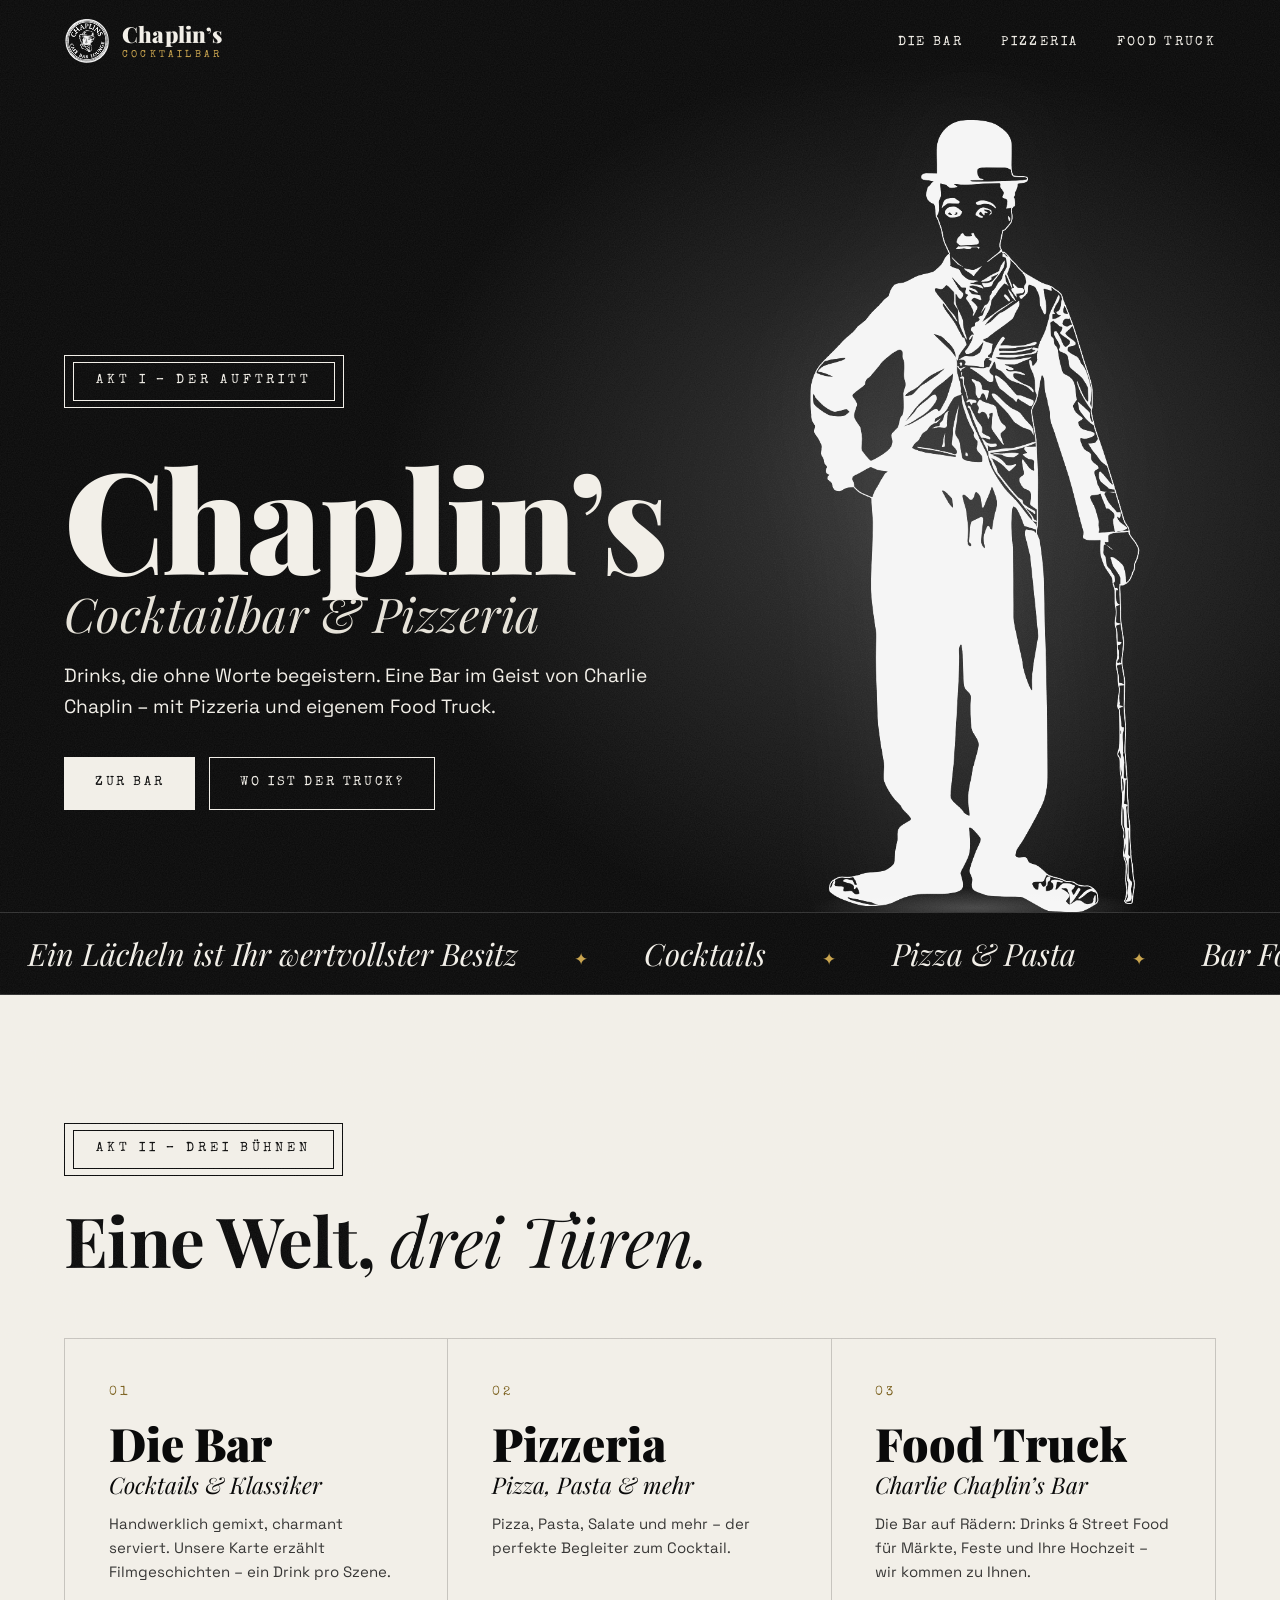
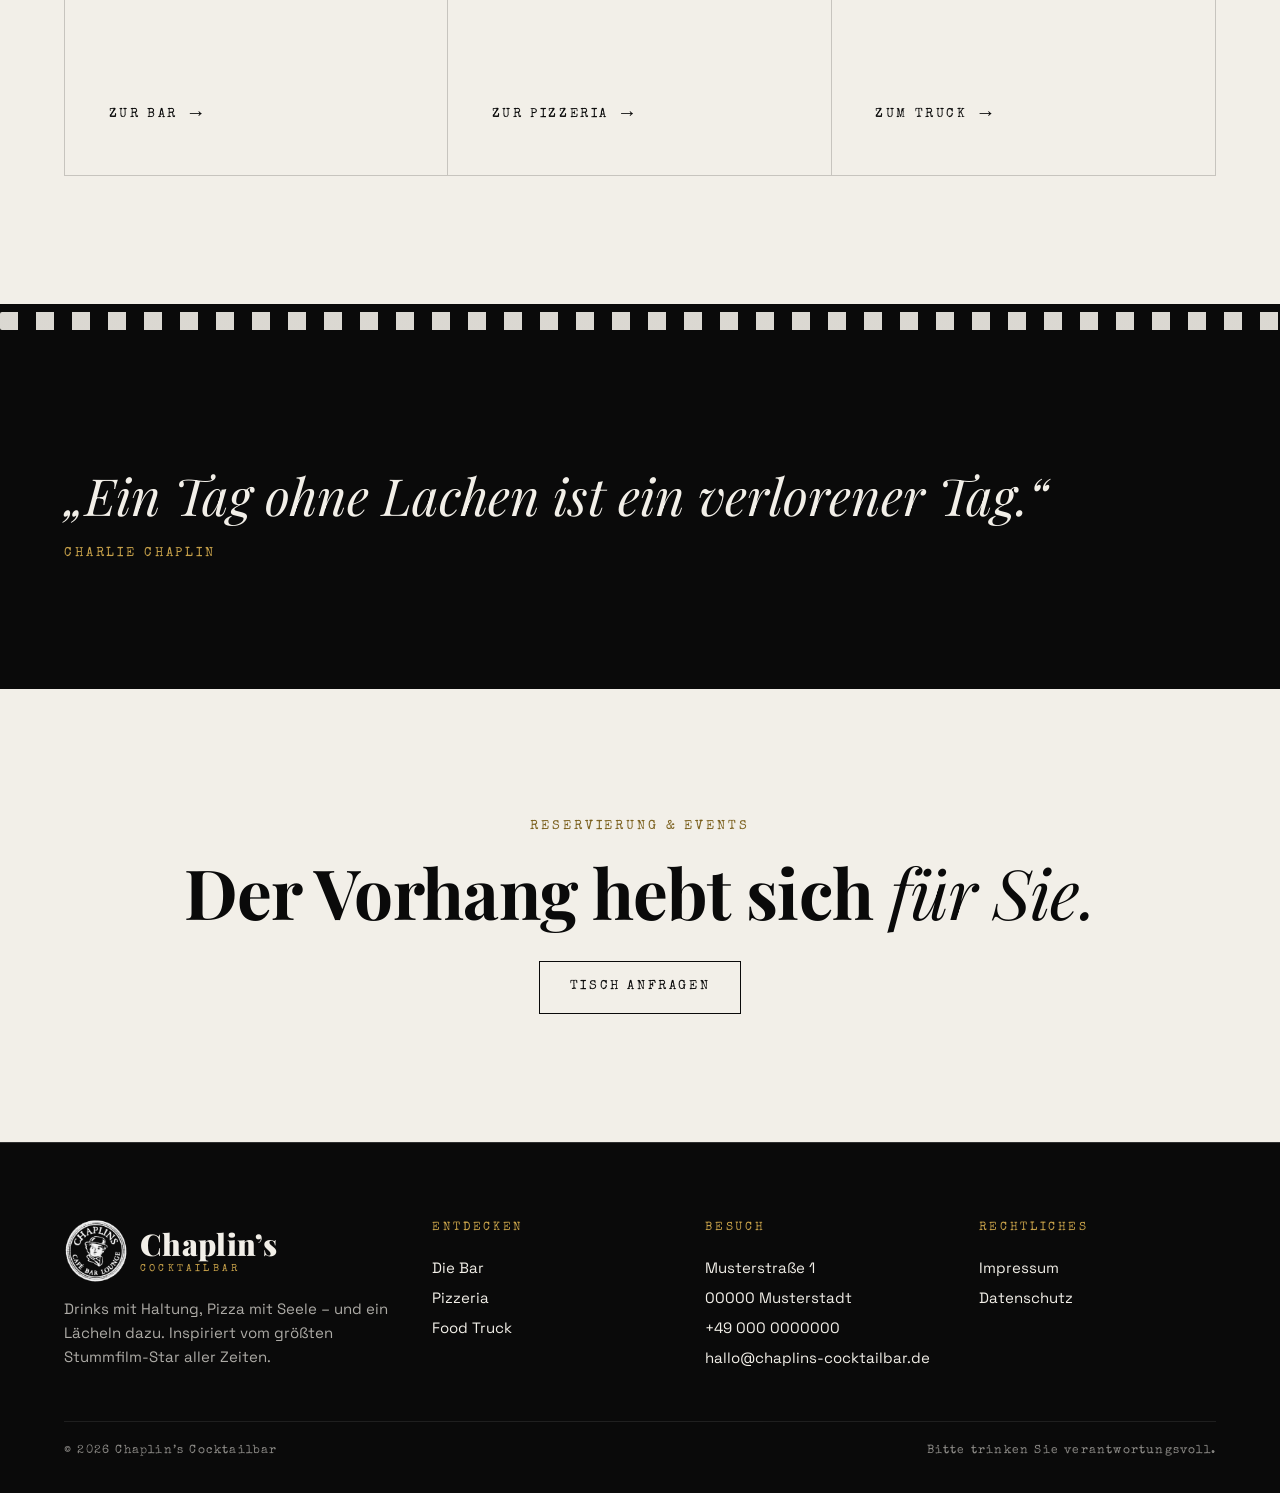
<file: index.html>
<!DOCTYPE html>
<html lang="de">
<head>
<meta charset="UTF-8">
<meta name="viewport" content="width=device-width, initial-scale=1">
<title>Chaplin's Cocktailbar – Bar, Pizzeria & Food Truck</title>
<meta name="description" content="Chaplin's Cocktailbar: Cocktails, Pizza und ein Food Truck im Geist von Charlie Chaplin.">
<meta name="theme-color" content="#0a0a0a">
<script>document.documentElement.classList.add('js');</script>
<link rel="icon" type="image/png" href="assets/favicon.png">
<link rel="apple-touch-icon" href="assets/favicon.png">
<link rel="preload" href="assets/fonts/playfair-display-latin-900-normal.woff2" as="font" type="font/woff2" crossorigin>
<link rel="stylesheet" href="assets/style.css">
</head>
<body>
<a class="skip" href="#main" style="position:absolute;left:-999px">Zum Inhalt</a>
<nav class="nav" aria-label="Hauptnavigation">
  <a class="logo" href="index.html" aria-label="Chaplin's Cocktailbar – Startseite"><img src="assets/logo.png" alt="" width="48" height="48"><span>Chaplin&rsquo;s<small>Cocktailbar</small></span></a>
  <button class="burger" aria-label="Menü" aria-expanded="false"><i></i><i></i><i></i></button>
  <ul>
    <li><a href="bar.html">Die Bar</a></li>
    <li><a href="pizzeria.html">Pizzeria</a></li>
    <li><a href="foodtruck.html">Food Truck</a></li>
  </ul>
</nav>
<main id="main">

<section class="hero">
  <div class="copy">
    <div class="card-title" data-reveal><span>Akt I &ndash; Der Auftritt</span></div>
    <h1 class="h-xl" data-reveal>Chaplin&rsquo;s<em>Cocktailbar &amp; Pizzeria</em></h1>
    <p class="lead" data-reveal>Drinks, die ohne Worte begeistern. Eine Bar im Geist von Charlie Chaplin &ndash; mit Pizzeria und eigenem Food Truck.</p>
    <div class="actions" data-reveal>
      <a class="btn solid" href="bar.html">Zur Bar</a>
      <a class="btn" href="foodtruck.html">Wo ist der Truck?</a>
    </div>
  </div>
  <figure><img src="assets/chaplin-white.png" alt="Silhouette von Charlie Chaplin mit Melone und Spazierstock" width="650" height="1300"></figure>
</section>

<div class="marquee" aria-hidden="true"><div>
  <span>Ein Lächeln ist Ihr wertvollster Besitz</span><span>Cocktails</span><span>Pizza &amp; Pasta</span><span>Bar Food Truck</span><span>Live-Musik</span>
  <span>Ein Lächeln ist Ihr wertvollster Besitz</span><span>Cocktails</span><span>Pizza &amp; Pasta</span><span>Bar Food Truck</span><span>Live-Musik</span>
</div></div>

<section class="section light">
  <div class="wrap">
    <div class="card-title" data-reveal><span>Akt II &ndash; Drei Bühnen</span></div>
    <h2 class="h-lg" data-reveal>Eine Welt, <em>drei Türen.</em></h2>
    <div class="doors" data-reveal>
      <a class="door" href="bar.html">
        <span class="no">01</span>
        <h3>Die Bar<em>Cocktails &amp; Klassiker</em></h3>
        <p>Handwerklich gemixt, charmant serviert. Unsere Karte erzählt Filmgeschichten &ndash; ein Drink pro Szene.</p>
        <span class="go">Zur Bar</span>
      </a>
      <a class="door" href="pizzeria.html">
        <span class="no">02</span>
        <h3>Pizzeria<em>Pizza, Pasta &amp; mehr</em></h3>
        <p>Pizza, Pasta, Salate und mehr &ndash; der perfekte Begleiter zum Cocktail.</p>
        <span class="go">Zur Pizzeria</span>
      </a>
      <a class="door" href="foodtruck.html">
        <span class="no">03</span>
        <h3>Food Truck<em>Charlie Chaplin&rsquo;s Bar</em></h3>
        <p>Die Bar auf Rädern: Drinks &amp; Street Food für Märkte, Feste und Ihre Hochzeit &ndash; wir kommen zu Ihnen.</p>
        <span class="go">Zum Truck</span>
      </a>
    </div>
  </div>
</section>

<div class="strip" aria-hidden="true"></div>

<section class="section">
  <div class="wrap">
    <blockquote class="quote" data-reveal>&bdquo;Ein Tag ohne Lachen ist ein verlorener Tag.&ldquo;<cite>Charlie Chaplin</cite></blockquote>
  </div>
</section>

<section class="section light cta">
  <div class="wrap">
    <p class="label" data-reveal>Reservierung &amp; Events</p>
    <h2 class="h-lg" data-reveal>Der Vorhang hebt sich <em>für Sie.</em></h2>
    <a class="btn" href="mailto:hallo@chaplins-cocktailbar.de?subject=Reservierung" data-reveal>Tisch anfragen</a>
  </div>
</section>
</main>
<footer>
  <div class="foot">
    <div>
      <a class="logo" href="index.html"><img src="assets/logo.png" alt="" width="64" height="64"><span>Chaplin&rsquo;s<small>Cocktailbar</small></span></a>
      <p>Drinks mit Haltung, Pizza mit Seele &ndash; und ein Lächeln dazu. Inspiriert vom größten Stummfilm-Star aller Zeiten.</p>
    </div>
    <div>
      <h4>Entdecken</h4>
      <ul>
        <li><a href="bar.html">Die Bar</a></li>
        <li><a href="pizzeria.html">Pizzeria</a></li>
        <li><a href="foodtruck.html">Food Truck</a></li>
      </ul>
    </div>
    <div>
      <h4>Besuch</h4>
      <ul>
        <li>Musterstraße 1</li>
        <li>00000 Musterstadt</li>
        <li><a href="tel:+490000000000">+49 000 0000000</a></li>
        <li><a href="mailto:hallo@chaplins-cocktailbar.de">hallo@chaplins-cocktailbar.de</a></li>
      </ul>
    </div>
    <div>
      <h4>Rechtliches</h4>
      <ul>
        <li><a href="impressum.html">Impressum</a></li>
        <li><a href="datenschutz.html">Datenschutz</a></li>
      </ul>
    </div>
  </div>
  <div class="copy-row"><span>&copy; 2026 Chaplin&rsquo;s Cocktailbar</span><span>Bitte trinken Sie verantwortungsvoll.</span></div>
</footer>
<script src="assets/main.js"></script>
</body>
</html>
</file>
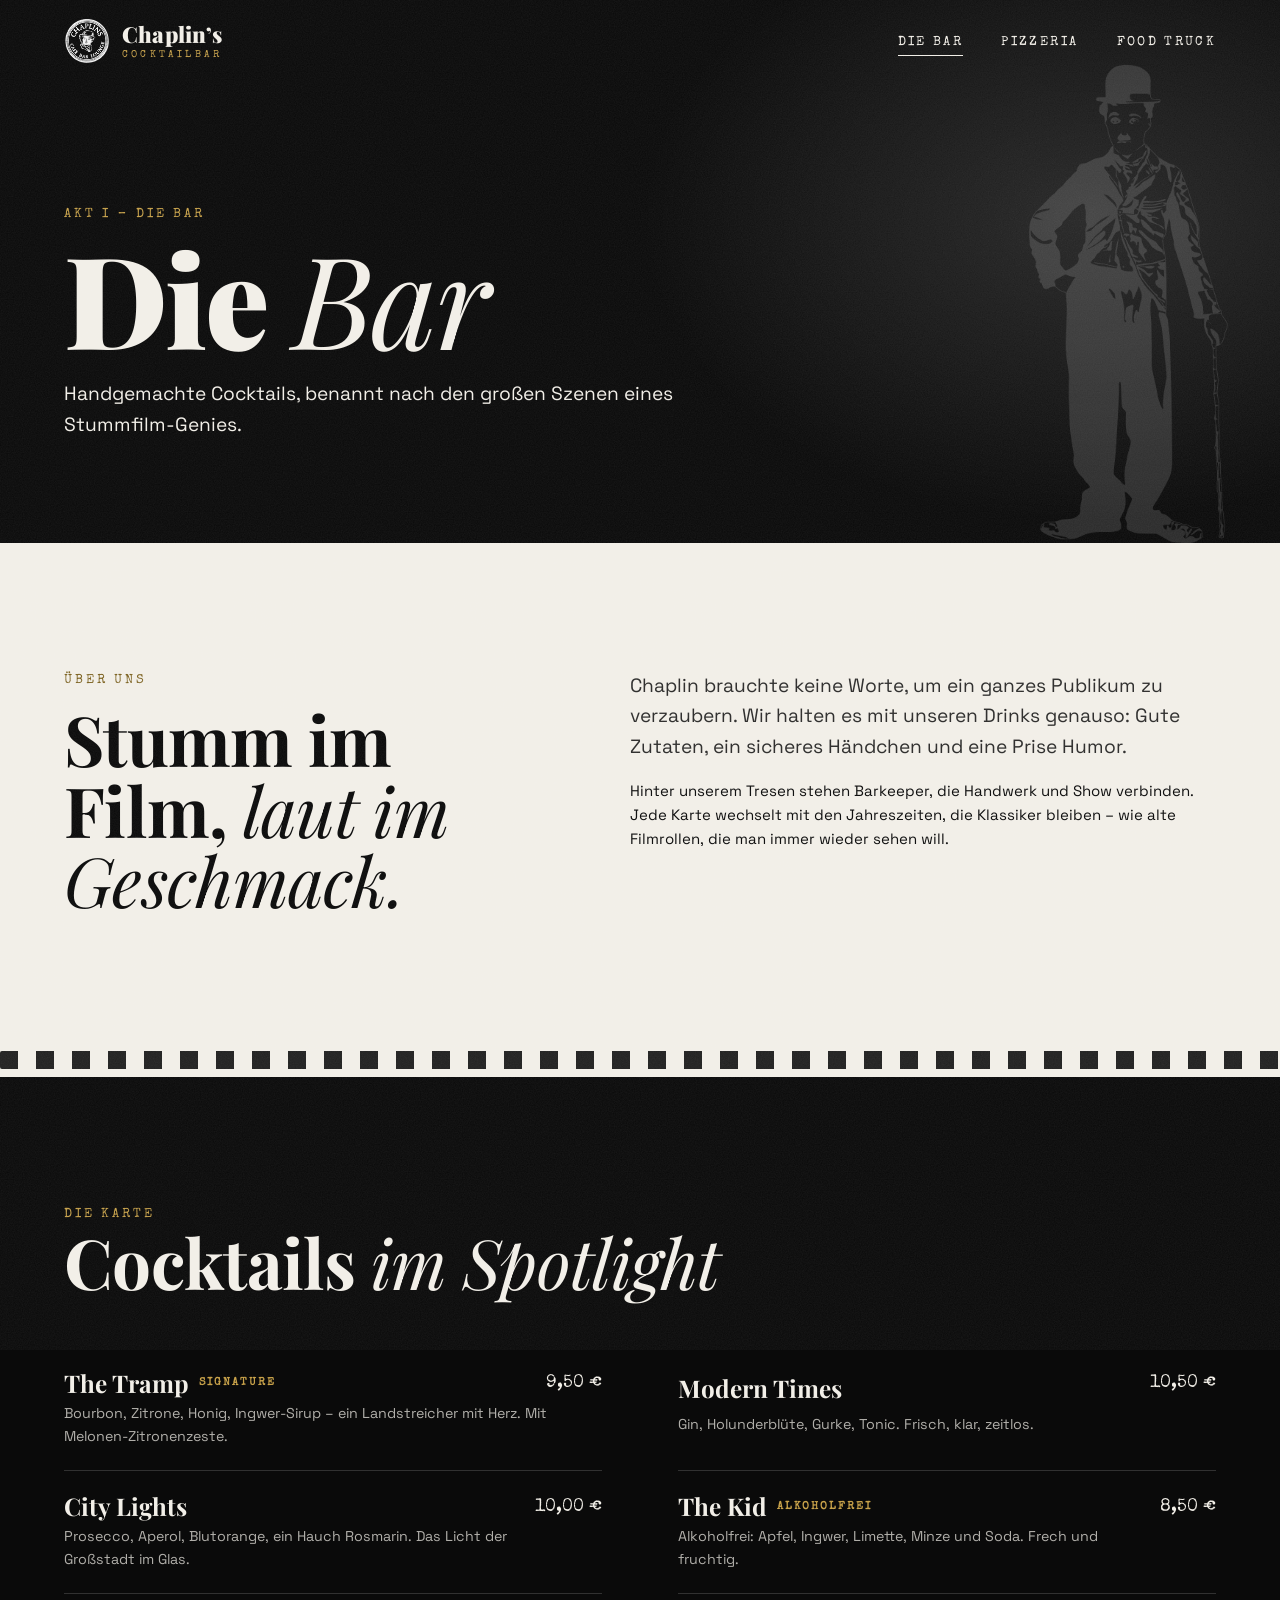
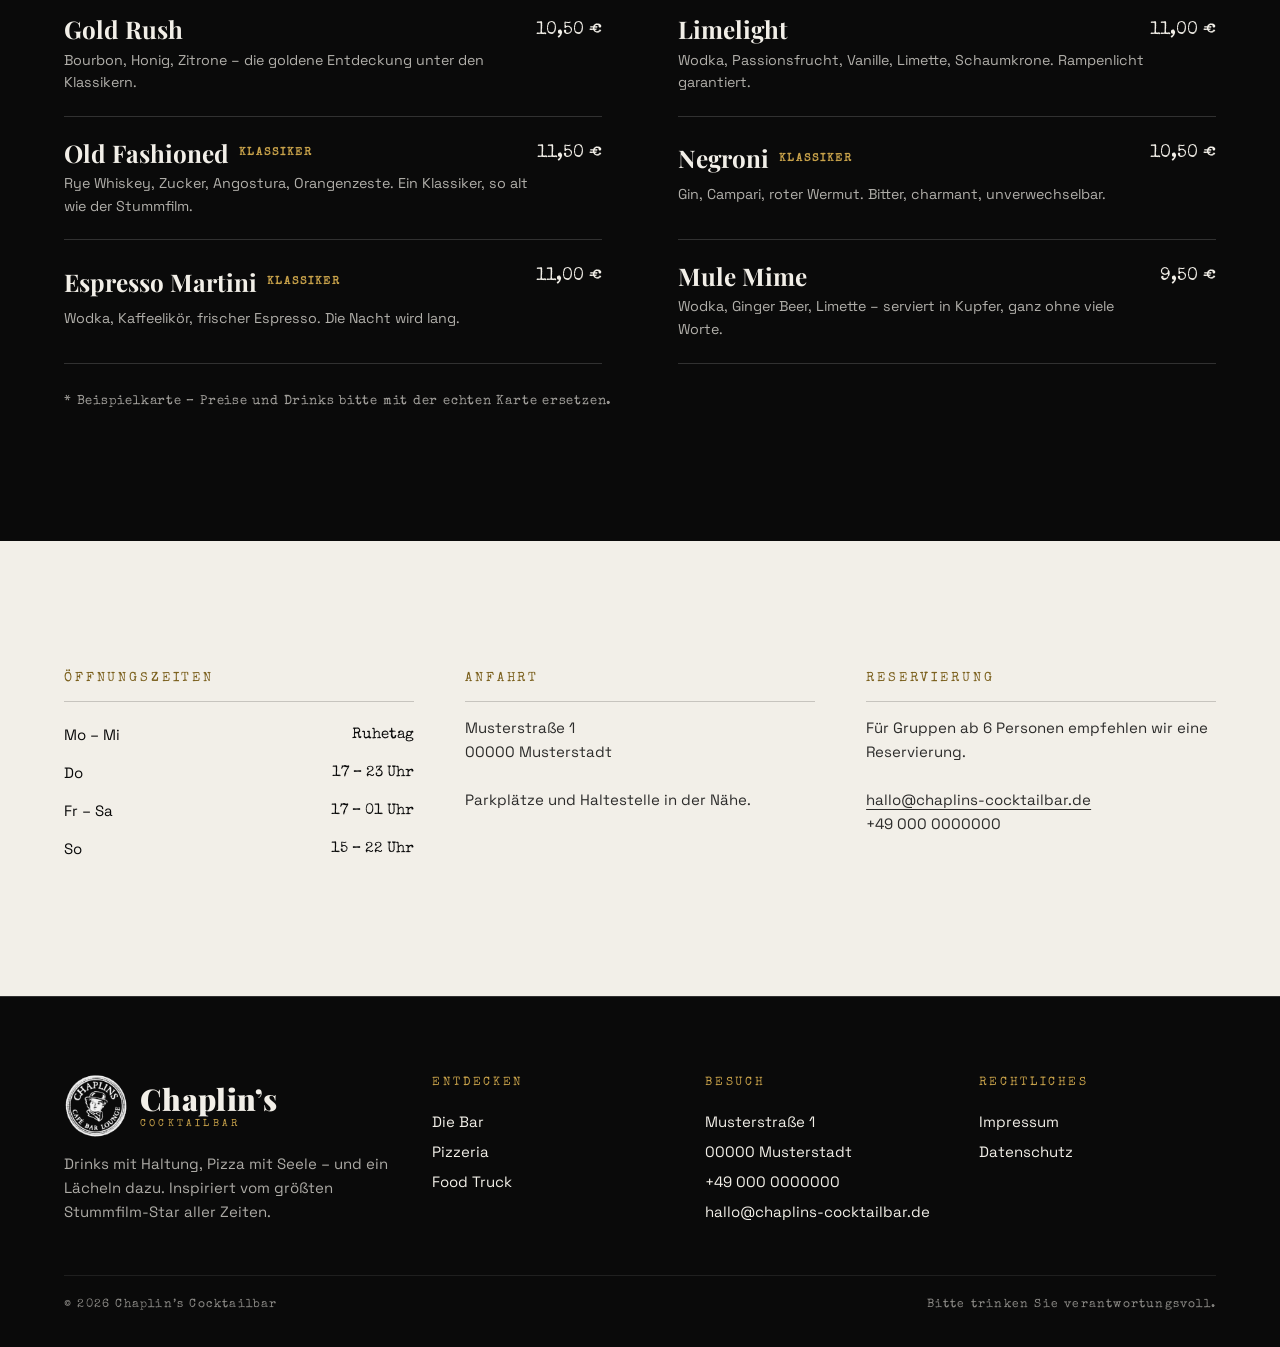
<file: bar.html>
<!DOCTYPE html>
<html lang="de">
<head>
<meta charset="UTF-8">
<meta name="viewport" content="width=device-width, initial-scale=1">
<title>Die Bar – Chaplin's Cocktailbar</title>
<meta name="description" content="Die Bar von Chaplin's Cocktailbar: handgemachte Cocktails, Klassiker und Signature Drinks.">
<meta name="theme-color" content="#0a0a0a">
<script>document.documentElement.classList.add('js');</script>
<link rel="icon" type="image/png" href="assets/favicon.png">
<link rel="apple-touch-icon" href="assets/favicon.png">
<link rel="preload" href="assets/fonts/playfair-display-latin-900-normal.woff2" as="font" type="font/woff2" crossorigin>
<link rel="stylesheet" href="assets/style.css">
</head>
<body>
<a class="skip" href="#main" style="position:absolute;left:-999px">Zum Inhalt</a>
<nav class="nav" aria-label="Hauptnavigation">
  <a class="logo" href="index.html" aria-label="Chaplin's Cocktailbar – Startseite"><img src="assets/logo.png" alt="" width="48" height="48"><span>Chaplin&rsquo;s<small>Cocktailbar</small></span></a>
  <button class="burger" aria-label="Menü" aria-expanded="false"><i></i><i></i><i></i></button>
  <ul>
    <li><a href="bar.html" aria-current="page">Die Bar</a></li>
    <li><a href="pizzeria.html">Pizzeria</a></li>
    <li><a href="foodtruck.html">Food Truck</a></li>
  </ul>
</nav>
<main id="main">
<header class="page-hero">
  <div class="wrap">
    <p class="label" data-reveal>Akt I &ndash; Die Bar</p>
    <h1 class="h-xl" data-reveal>Die <em>Bar</em></h1>
    <p class="lead" data-reveal>Handgemachte Cocktails, benannt nach den großen Szenen eines Stummfilm-Genies.</p>
  </div>
  <img class="ghost" src="assets/chaplin-white.png" alt="" aria-hidden="true">
</header>

<section class="section light">
  <div class="wrap split">
    <div>
      <p class="label" data-reveal>Über uns</p>
      <h2 class="h-lg" data-reveal>Stumm im Film, <em>laut im Geschmack.</em></h2>
    </div>
    <div data-reveal>
      <p class="lead">Chaplin brauchte keine Worte, um ein ganzes Publikum zu verzaubern. Wir halten es mit unseren Drinks genauso: Gute Zutaten, ein sicheres Händchen und eine Prise Humor.</p>
      <p>Hinter unserem Tresen stehen Barkeeper, die Handwerk und Show verbinden. Jede Karte wechselt mit den Jahreszeiten, die Klassiker bleiben &ndash; wie alte Filmrollen, die man immer wieder sehen will.</p>
    </div>
  </div>
</section>

<div class="strip on-light" aria-hidden="true"></div>

<section class="section">
  <div class="wrap">
    <div class="menu-head">
      <div><p class="label" data-reveal>Die Karte</p><h2 class="h-lg" data-reveal>Cocktails <em>im Spotlight</em></h2></div>
    </div>
    <div class="menu">
    <div class="item" data-reveal><h3>The Tramp<span class="tag">Signature</span></h3><span class="price">9,50 &euro;</span><p>Bourbon, Zitrone, Honig, Ingwer-Sirup &ndash; ein Landstreicher mit Herz. Mit Melonen-Zitronenzeste.</p></div>
    <div class="item" data-reveal><h3>Modern Times</h3><span class="price">10,50 &euro;</span><p>Gin, Holunderblüte, Gurke, Tonic. Frisch, klar, zeitlos.</p></div>
    <div class="item" data-reveal><h3>City Lights</h3><span class="price">10,00 &euro;</span><p>Prosecco, Aperol, Blutorange, ein Hauch Rosmarin. Das Licht der Großstadt im Glas.</p></div>
    <div class="item" data-reveal><h3>The Kid<span class="tag">Alkoholfrei</span></h3><span class="price">8,50 &euro;</span><p>Alkoholfrei: Apfel, Ingwer, Limette, Minze und Soda. Frech und fruchtig.</p></div>
    <div class="item" data-reveal><h3>Gold Rush</h3><span class="price">10,50 &euro;</span><p>Bourbon, Honig, Zitrone &ndash; die goldene Entdeckung unter den Klassikern.</p></div>
    <div class="item" data-reveal><h3>Limelight</h3><span class="price">11,00 &euro;</span><p>Wodka, Passionsfrucht, Vanille, Limette, Schaumkrone. Rampenlicht garantiert.</p></div>
    <div class="item" data-reveal><h3>Old Fashioned<span class="tag">Klassiker</span></h3><span class="price">11,50 &euro;</span><p>Rye Whiskey, Zucker, Angostura, Orangenzeste. Ein Klassiker, so alt wie der Stummfilm.</p></div>
    <div class="item" data-reveal><h3>Negroni<span class="tag">Klassiker</span></h3><span class="price">10,50 &euro;</span><p>Gin, Campari, roter Wermut. Bitter, charmant, unverwechselbar.</p></div>
    <div class="item" data-reveal><h3>Espresso Martini<span class="tag">Klassiker</span></h3><span class="price">11,00 &euro;</span><p>Wodka, Kaffeelikör, frischer Espresso. Die Nacht wird lang.</p></div>
    <div class="item" data-reveal><h3>Mule Mime</h3><span class="price">9,50 &euro;</span><p>Wodka, Ginger Beer, Limette &ndash; serviert in Kupfer, ganz ohne viele Worte.</p></div>
    </div>
    <p class="hint">* Beispielkarte &ndash; Preise und Drinks bitte mit der echten Karte ersetzen.</p>
  </div>
</section>

<section class="section light">
  <div class="wrap">
    <div class="info-grid">
      <div data-reveal>
        <h3>Öffnungszeiten</h3>
        <ul>
          <li><span>Mo &ndash; Mi</span><span>Ruhetag</span></li>
          <li><span>Do</span><span>17 &ndash; 23 Uhr</span></li>
          <li><span>Fr &ndash; Sa</span><span>17 &ndash; 01 Uhr</span></li>
          <li><span>So</span><span>15 &ndash; 22 Uhr</span></li>
        </ul>
      </div>
      <div data-reveal>
        <h3>Anfahrt</h3>
        <p>Musterstraße 1<br>00000 Musterstadt<br><br>Parkplätze und Haltestelle in der Nähe.</p>
      </div>
      <div data-reveal>
        <h3>Reservierung</h3>
        <p>Für Gruppen ab 6 Personen empfehlen wir eine Reservierung.<br><br><a href="mailto:hallo@chaplins-cocktailbar.de?subject=Reservierung" style="text-decoration:underline;text-underline-offset:4px">hallo@chaplins-cocktailbar.de</a><br><a href="tel:+490000000000">+49 000 0000000</a></p>
      </div>
    </div>
  </div>
</section>
</main>
<footer>
  <div class="foot">
    <div>
      <a class="logo" href="index.html"><img src="assets/logo.png" alt="" width="64" height="64"><span>Chaplin&rsquo;s<small>Cocktailbar</small></span></a>
      <p>Drinks mit Haltung, Pizza mit Seele &ndash; und ein Lächeln dazu. Inspiriert vom größten Stummfilm-Star aller Zeiten.</p>
    </div>
    <div>
      <h4>Entdecken</h4>
      <ul>
        <li><a href="bar.html">Die Bar</a></li>
        <li><a href="pizzeria.html">Pizzeria</a></li>
        <li><a href="foodtruck.html">Food Truck</a></li>
      </ul>
    </div>
    <div>
      <h4>Besuch</h4>
      <ul>
        <li>Musterstraße 1</li>
        <li>00000 Musterstadt</li>
        <li><a href="tel:+490000000000">+49 000 0000000</a></li>
        <li><a href="mailto:hallo@chaplins-cocktailbar.de">hallo@chaplins-cocktailbar.de</a></li>
      </ul>
    </div>
    <div>
      <h4>Rechtliches</h4>
      <ul>
        <li><a href="impressum.html">Impressum</a></li>
        <li><a href="datenschutz.html">Datenschutz</a></li>
      </ul>
    </div>
  </div>
  <div class="copy-row"><span>&copy; 2026 Chaplin&rsquo;s Cocktailbar</span><span>Bitte trinken Sie verantwortungsvoll.</span></div>
</footer>
<script src="assets/main.js"></script>
</body>
</html>
</file>
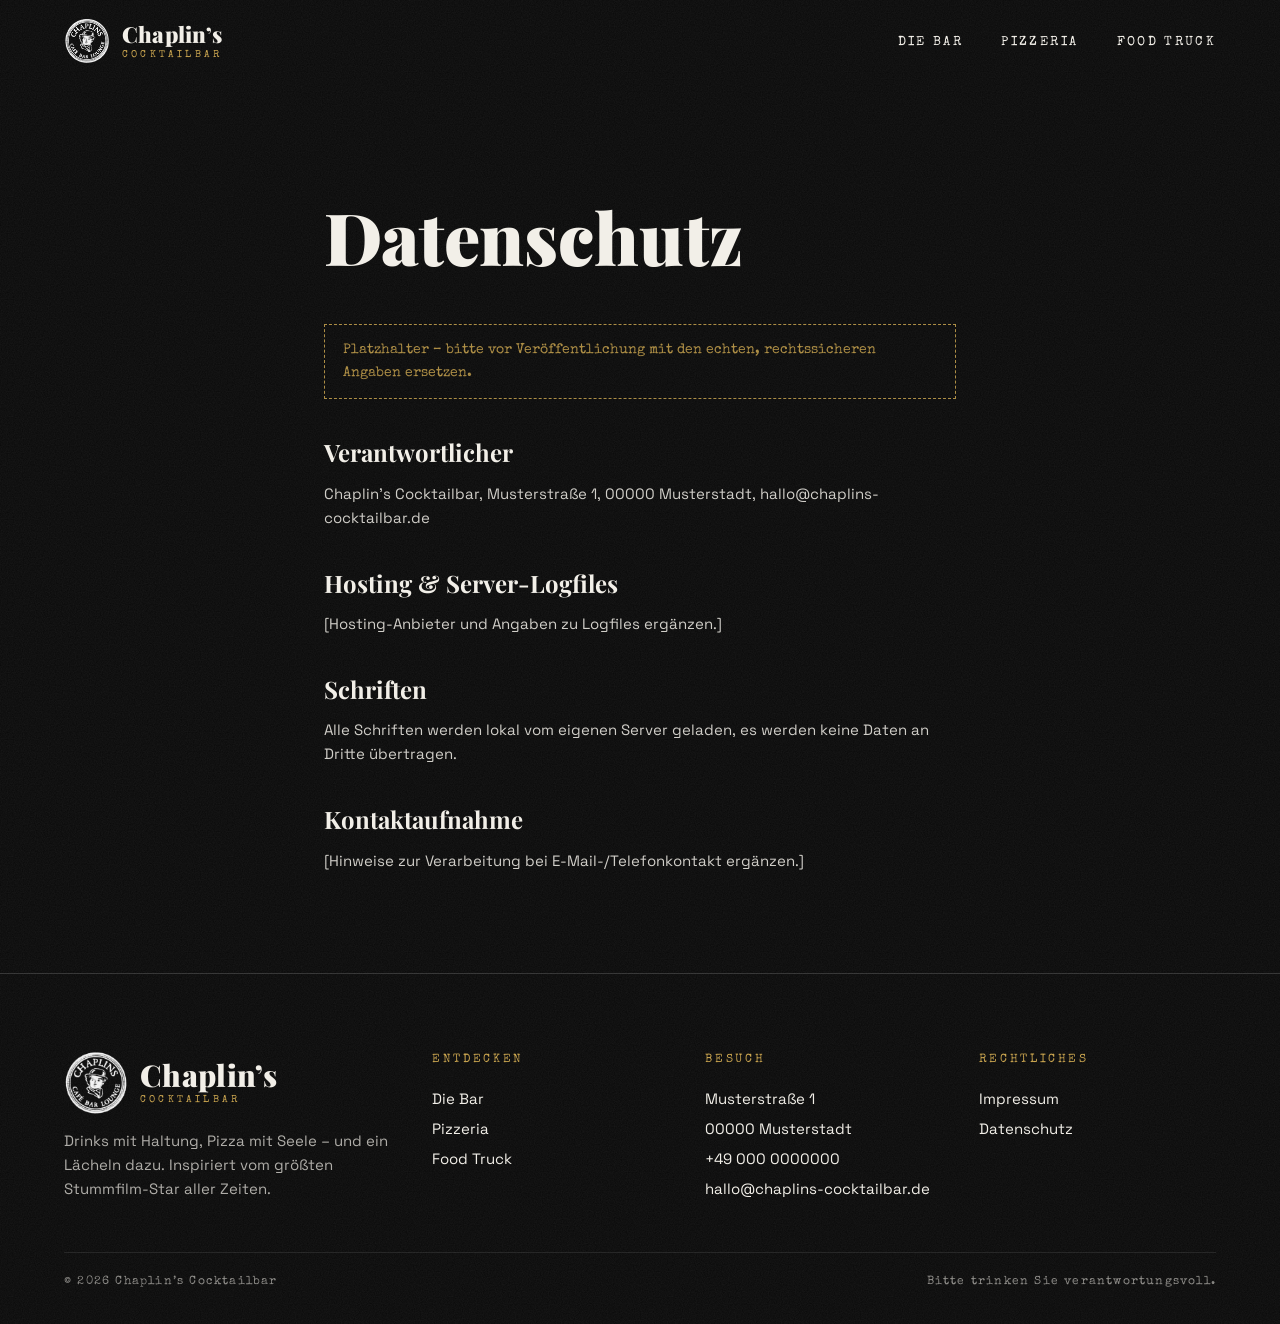
<file: datenschutz.html>
<!DOCTYPE html>
<html lang="de">
<head>
<meta charset="UTF-8">
<meta name="viewport" content="width=device-width, initial-scale=1">
<title>Datenschutz – Chaplin's Cocktailbar</title>
<meta name="description" content="Datenschutz von Chaplin's Cocktailbar">
<meta name="theme-color" content="#0a0a0a">
<script>document.documentElement.classList.add('js');</script>
<link rel="icon" type="image/png" href="assets/favicon.png">
<link rel="apple-touch-icon" href="assets/favicon.png">
<link rel="preload" href="assets/fonts/playfair-display-latin-900-normal.woff2" as="font" type="font/woff2" crossorigin>
<link rel="stylesheet" href="assets/style.css">
</head>
<body>
<a class="skip" href="#main" style="position:absolute;left:-999px">Zum Inhalt</a>
<nav class="nav" aria-label="Hauptnavigation">
  <a class="logo" href="index.html" aria-label="Chaplin's Cocktailbar – Startseite"><img src="assets/logo.png" alt="" width="48" height="48"><span>Chaplin&rsquo;s<small>Cocktailbar</small></span></a>
  <button class="burger" aria-label="Menü" aria-expanded="false"><i></i><i></i><i></i></button>
  <ul>
    <li><a href="bar.html">Die Bar</a></li>
    <li><a href="pizzeria.html">Pizzeria</a></li>
    <li><a href="foodtruck.html">Food Truck</a></li>
  </ul>
</nav>
<main id="main">

<div class="legal">
  <h1>Datenschutz</h1>
  <p class="note">Platzhalter &ndash; bitte vor Veröffentlichung mit den echten, rechtssicheren Angaben ersetzen.</p>
  <h2>Verantwortlicher</h2>
  <p>Chaplin&rsquo;s Cocktailbar, Musterstraße 1, 00000 Musterstadt, hallo@chaplins-cocktailbar.de</p>
  <h2>Hosting &amp; Server-Logfiles</h2>
  <p>[Hosting-Anbieter und Angaben zu Logfiles ergänzen.]</p>
  <h2>Schriften</h2>
  <p>Alle Schriften werden lokal vom eigenen Server geladen, es werden keine Daten an Dritte übertragen.</p>
  <h2>Kontaktaufnahme</h2>
  <p>[Hinweise zur Verarbeitung bei E-Mail-/Telefonkontakt ergänzen.]</p>
</div>
</main>
<footer>
  <div class="foot">
    <div>
      <a class="logo" href="index.html"><img src="assets/logo.png" alt="" width="64" height="64"><span>Chaplin&rsquo;s<small>Cocktailbar</small></span></a>
      <p>Drinks mit Haltung, Pizza mit Seele &ndash; und ein Lächeln dazu. Inspiriert vom größten Stummfilm-Star aller Zeiten.</p>
    </div>
    <div>
      <h4>Entdecken</h4>
      <ul>
        <li><a href="bar.html">Die Bar</a></li>
        <li><a href="pizzeria.html">Pizzeria</a></li>
        <li><a href="foodtruck.html">Food Truck</a></li>
      </ul>
    </div>
    <div>
      <h4>Besuch</h4>
      <ul>
        <li>Musterstraße 1</li>
        <li>00000 Musterstadt</li>
        <li><a href="tel:+490000000000">+49 000 0000000</a></li>
        <li><a href="mailto:hallo@chaplins-cocktailbar.de">hallo@chaplins-cocktailbar.de</a></li>
      </ul>
    </div>
    <div>
      <h4>Rechtliches</h4>
      <ul>
        <li><a href="impressum.html">Impressum</a></li>
        <li><a href="datenschutz.html">Datenschutz</a></li>
      </ul>
    </div>
  </div>
  <div class="copy-row"><span>&copy; 2026 Chaplin&rsquo;s Cocktailbar</span><span>Bitte trinken Sie verantwortungsvoll.</span></div>
</footer>
<script src="assets/main.js"></script>
</body>
</html>
</file>
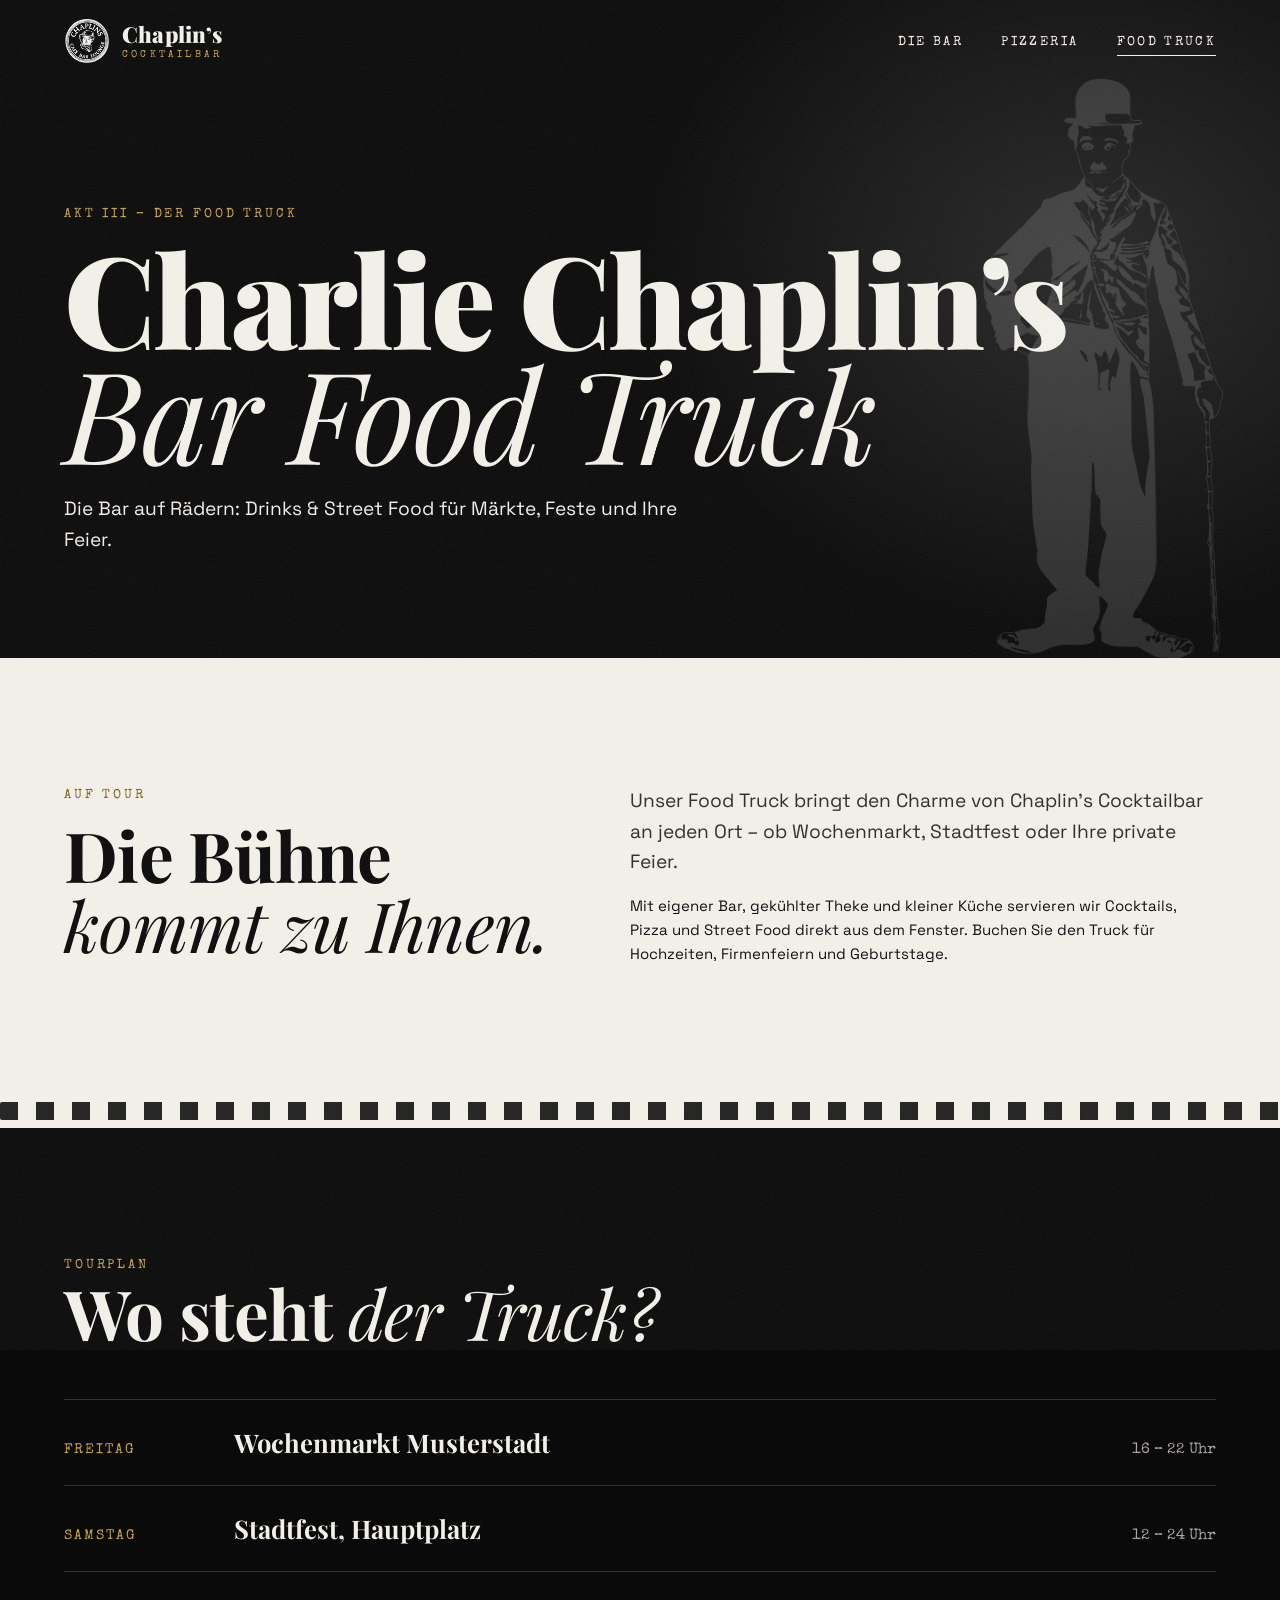
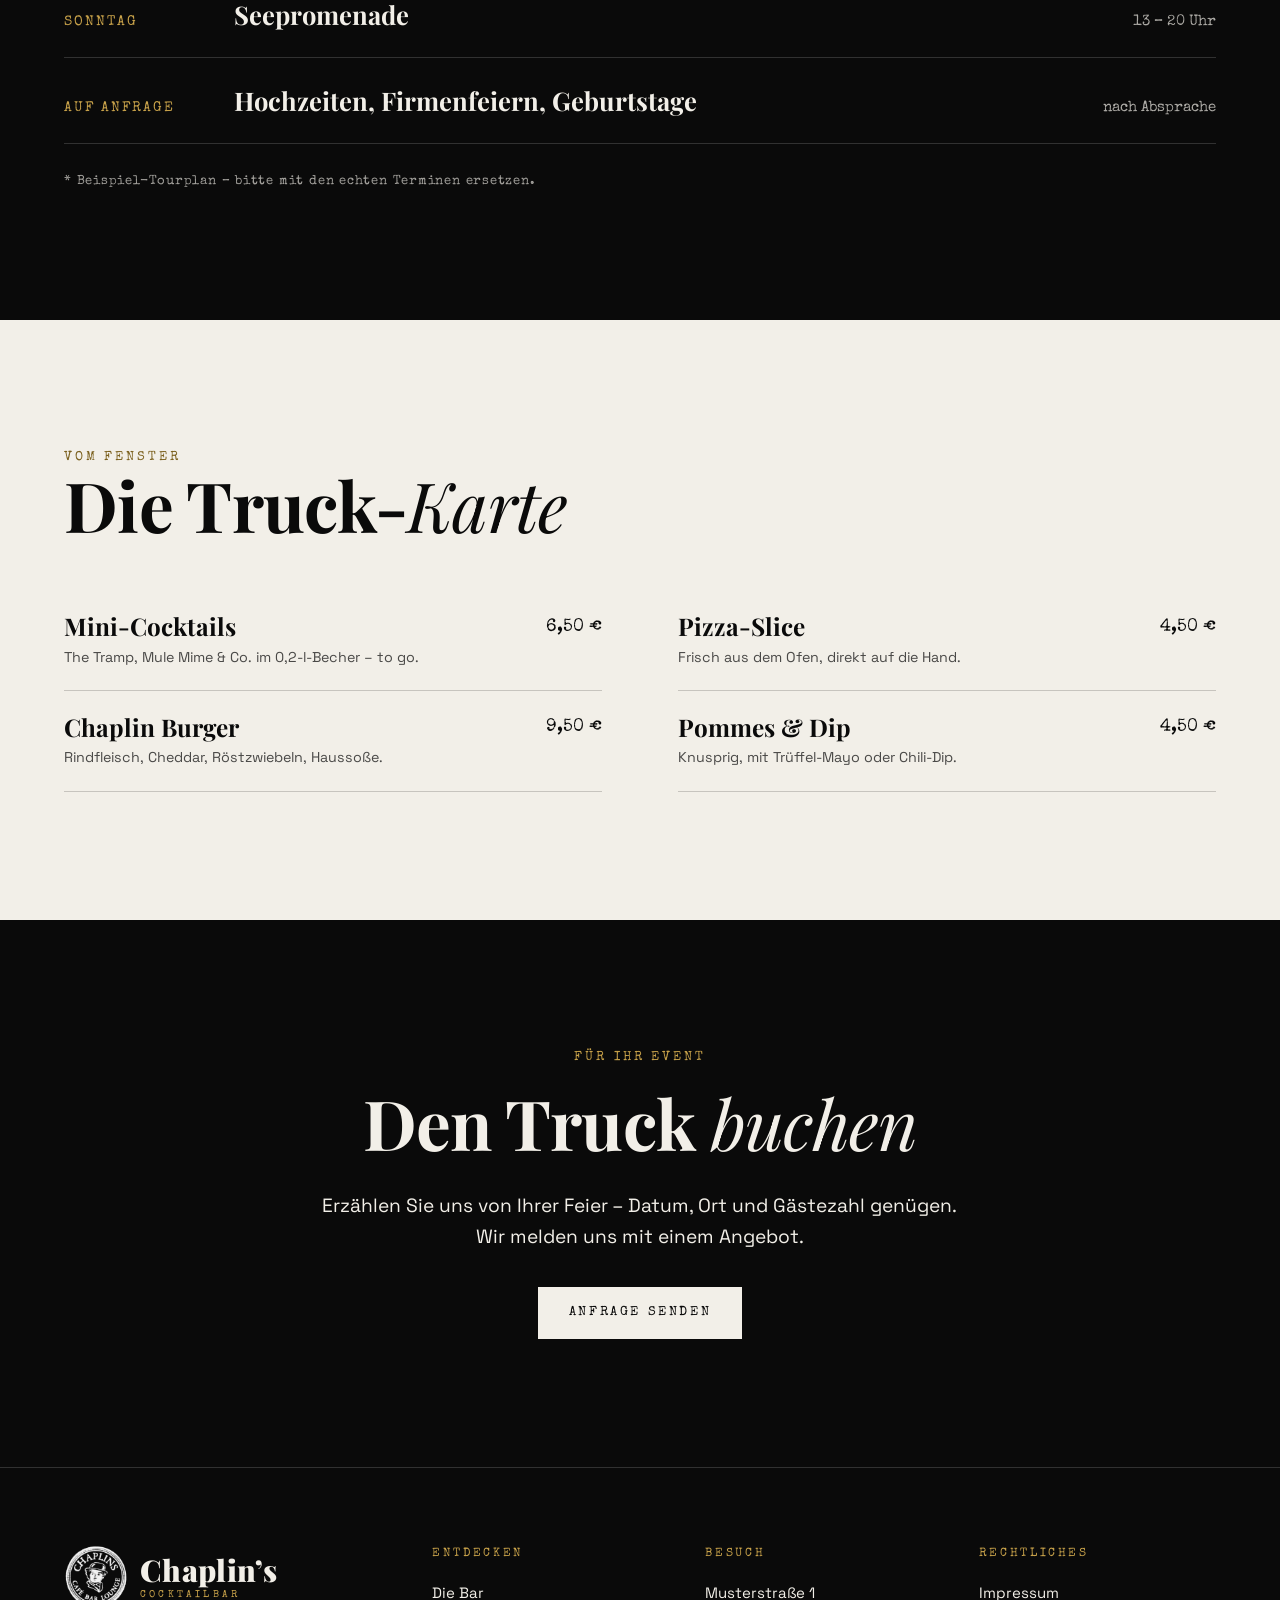
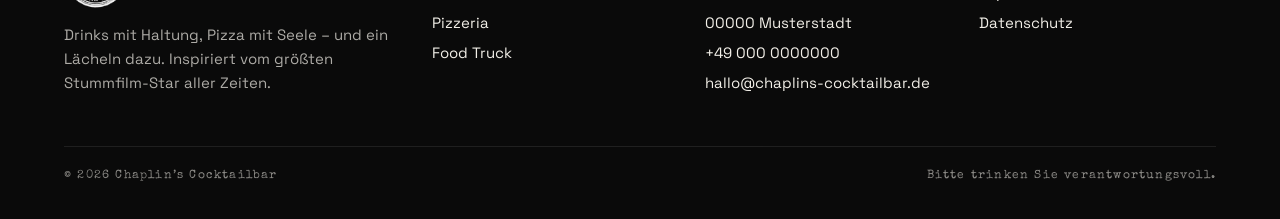
<file: foodtruck.html>
<!DOCTYPE html>
<html lang="de">
<head>
<meta charset="UTF-8">
<meta name="viewport" content="width=device-width, initial-scale=1">
<title>Food Truck – Chaplin's Cocktailbar</title>
<meta name="description" content="Charlie Chaplin's Bar Food Truck: Cocktails und Street Food für Märkte, Feste und Hochzeiten.">
<meta name="theme-color" content="#0a0a0a">
<script>document.documentElement.classList.add('js');</script>
<link rel="icon" type="image/png" href="assets/favicon.png">
<link rel="apple-touch-icon" href="assets/favicon.png">
<link rel="preload" href="assets/fonts/playfair-display-latin-900-normal.woff2" as="font" type="font/woff2" crossorigin>
<link rel="stylesheet" href="assets/style.css">
</head>
<body>
<a class="skip" href="#main" style="position:absolute;left:-999px">Zum Inhalt</a>
<nav class="nav" aria-label="Hauptnavigation">
  <a class="logo" href="index.html" aria-label="Chaplin's Cocktailbar – Startseite"><img src="assets/logo.png" alt="" width="48" height="48"><span>Chaplin&rsquo;s<small>Cocktailbar</small></span></a>
  <button class="burger" aria-label="Menü" aria-expanded="false"><i></i><i></i><i></i></button>
  <ul>
    <li><a href="bar.html">Die Bar</a></li>
    <li><a href="pizzeria.html">Pizzeria</a></li>
    <li><a href="foodtruck.html" aria-current="page">Food Truck</a></li>
  </ul>
</nav>
<main id="main">
<header class="page-hero">
  <div class="wrap">
    <p class="label" data-reveal>Akt III &ndash; Der Food Truck</p>
    <h1 class="h-xl" data-reveal>Charlie Chaplin&rsquo;s <em>Bar Food Truck</em></h1>
    <p class="lead" data-reveal>Die Bar auf Rädern: Drinks &amp; Street Food für Märkte, Feste und Ihre Feier.</p>
  </div>
  <img class="ghost" src="assets/chaplin-white.png" alt="" aria-hidden="true">
</header>

<section class="section light">
  <div class="wrap split">
    <div>
      <p class="label" data-reveal>Auf Tour</p>
      <h2 class="h-lg" data-reveal>Die Bühne <em>kommt zu Ihnen.</em></h2>
    </div>
    <div data-reveal>
      <p class="lead">Unser Food Truck bringt den Charme von Chaplin&rsquo;s Cocktailbar an jeden Ort &ndash; ob Wochenmarkt, Stadtfest oder Ihre private Feier.</p>
      <p>Mit eigener Bar, gekühlter Theke und kleiner Küche servieren wir Cocktails, Pizza und Street Food direkt aus dem Fenster. Buchen Sie den Truck für Hochzeiten, Firmenfeiern und Geburtstage.</p>
    </div>
  </div>
</section>

<div class="strip on-light" aria-hidden="true"></div>

<section class="section">
  <div class="wrap">
    <p class="label" data-reveal>Tourplan</p>
    <h2 class="h-lg" data-reveal style="margin-bottom:clamp(28px,4vw,56px)">Wo steht <em>der Truck?</em></h2>
    <ul class="tour" data-reveal>
      <li><span class="day">Freitag</span><span class="where">Wochenmarkt Musterstadt</span><span class="when">16 &ndash; 22 Uhr</span></li>
      <li><span class="day">Samstag</span><span class="where">Stadtfest, Hauptplatz</span><span class="when">12 &ndash; 24 Uhr</span></li>
      <li><span class="day">Sonntag</span><span class="where">Seepromenade</span><span class="when">13 &ndash; 20 Uhr</span></li>
      <li><span class="day">Auf Anfrage</span><span class="where">Hochzeiten, Firmenfeiern, Geburtstage</span><span class="when">nach Absprache</span></li>
    </ul>
    <p class="hint">* Beispiel-Tourplan &ndash; bitte mit den echten Terminen ersetzen.</p>
  </div>
</section>

<section class="section light">
  <div class="wrap">
    <div class="menu-head"><div><p class="label" data-reveal>Vom Fenster</p><h2 class="h-lg" data-reveal>Die Truck-<em>Karte</em></h2></div></div>
    <div class="menu">
    <div class="item" data-reveal><h3>Mini-Cocktails</h3><span class="price">6,50 &euro;</span><p>The Tramp, Mule Mime &amp; Co. im 0,2-l-Becher &ndash; to go.</p></div>
    <div class="item" data-reveal><h3>Pizza-Slice</h3><span class="price">4,50 &euro;</span><p>Frisch aus dem Ofen, direkt auf die Hand.</p></div>
    <div class="item" data-reveal><h3>Chaplin Burger</h3><span class="price">9,50 &euro;</span><p>Rindfleisch, Cheddar, Röstzwiebeln, Hausso&szlig;e.</p></div>
    <div class="item" data-reveal><h3>Pommes &amp; Dip</h3><span class="price">4,50 &euro;</span><p>Knusprig, mit Trüffel-Mayo oder Chili-Dip.</p></div>
    </div>
  </div>
</section>

<section class="section cta">
  <div class="wrap">
    <p class="label" data-reveal>Für Ihr Event</p>
    <h2 class="h-lg" data-reveal>Den Truck <em>buchen</em></h2>
    <p class="lead" data-reveal style="margin:0 auto 34px">Erzählen Sie uns von Ihrer Feier &ndash; Datum, Ort und Gästezahl genügen. Wir melden uns mit einem Angebot.</p>
    <a class="btn solid" href="mailto:hallo@chaplins-cocktailbar.de?subject=Food%20Truck%20buchen" data-reveal>Anfrage senden</a>
  </div>
</section>
</main>
<footer>
  <div class="foot">
    <div>
      <a class="logo" href="index.html"><img src="assets/logo.png" alt="" width="64" height="64"><span>Chaplin&rsquo;s<small>Cocktailbar</small></span></a>
      <p>Drinks mit Haltung, Pizza mit Seele &ndash; und ein Lächeln dazu. Inspiriert vom größten Stummfilm-Star aller Zeiten.</p>
    </div>
    <div>
      <h4>Entdecken</h4>
      <ul>
        <li><a href="bar.html">Die Bar</a></li>
        <li><a href="pizzeria.html">Pizzeria</a></li>
        <li><a href="foodtruck.html">Food Truck</a></li>
      </ul>
    </div>
    <div>
      <h4>Besuch</h4>
      <ul>
        <li>Musterstraße 1</li>
        <li>00000 Musterstadt</li>
        <li><a href="tel:+490000000000">+49 000 0000000</a></li>
        <li><a href="mailto:hallo@chaplins-cocktailbar.de">hallo@chaplins-cocktailbar.de</a></li>
      </ul>
    </div>
    <div>
      <h4>Rechtliches</h4>
      <ul>
        <li><a href="impressum.html">Impressum</a></li>
        <li><a href="datenschutz.html">Datenschutz</a></li>
      </ul>
    </div>
  </div>
  <div class="copy-row"><span>&copy; 2026 Chaplin&rsquo;s Cocktailbar</span><span>Bitte trinken Sie verantwortungsvoll.</span></div>
</footer>
<script src="assets/main.js"></script>
</body>
</html>
</file>
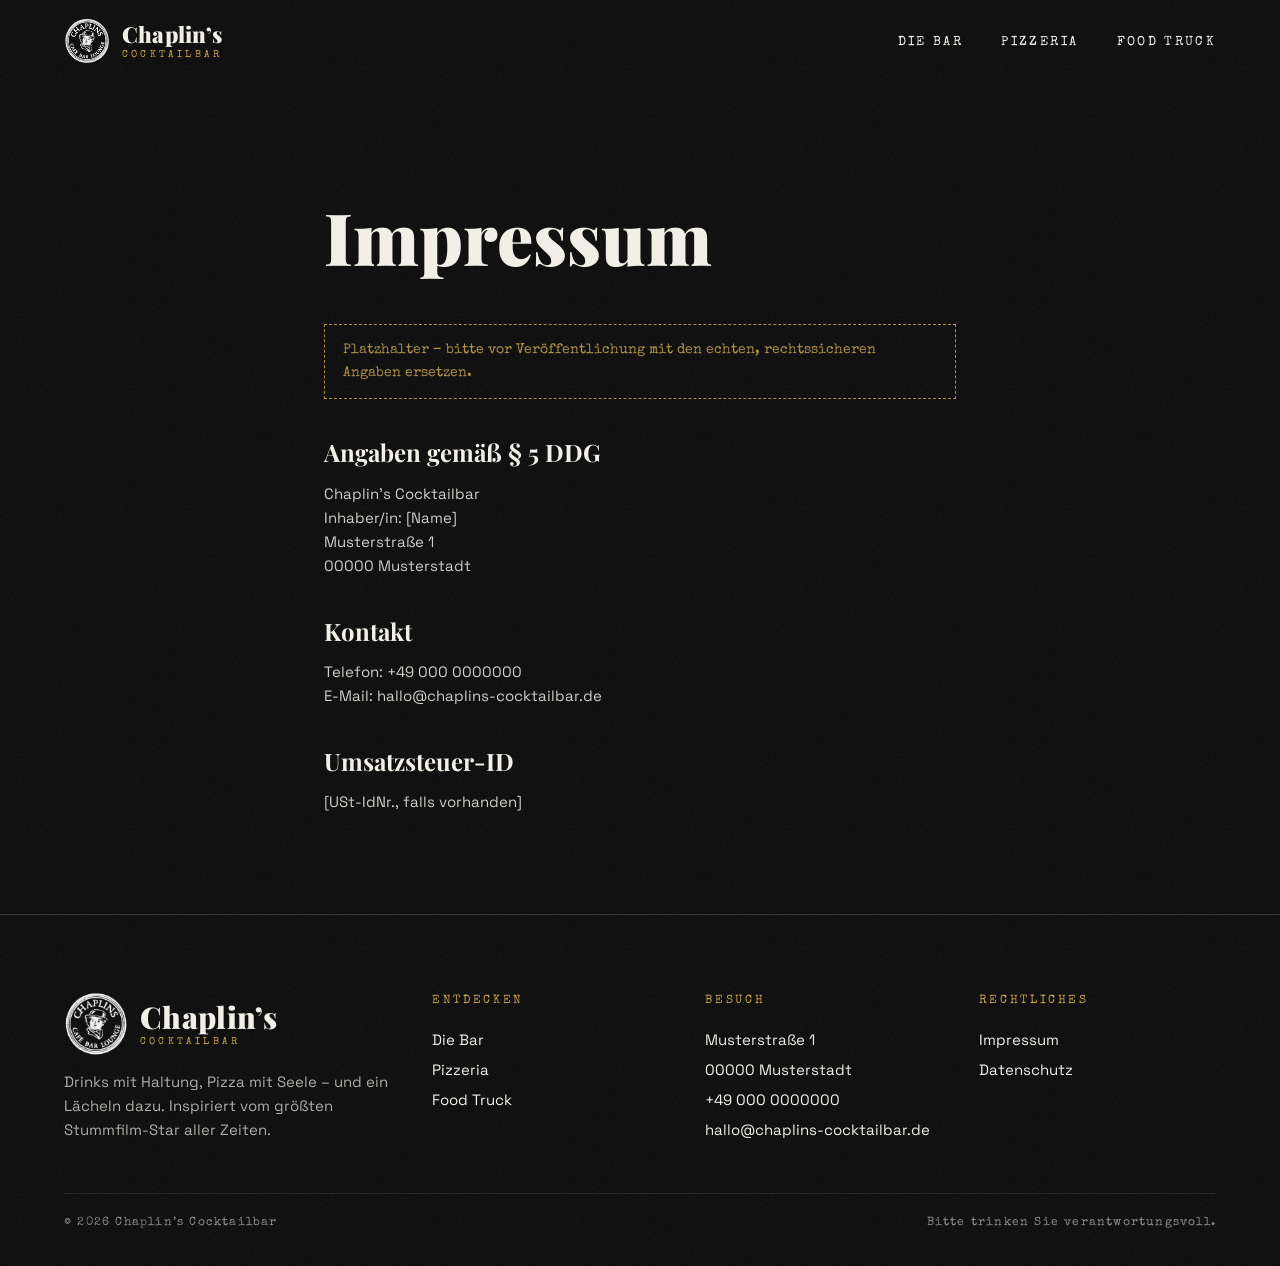
<file: impressum.html>
<!DOCTYPE html>
<html lang="de">
<head>
<meta charset="UTF-8">
<meta name="viewport" content="width=device-width, initial-scale=1">
<title>Impressum – Chaplin's Cocktailbar</title>
<meta name="description" content="Impressum von Chaplin's Cocktailbar">
<meta name="theme-color" content="#0a0a0a">
<script>document.documentElement.classList.add('js');</script>
<link rel="icon" type="image/png" href="assets/favicon.png">
<link rel="apple-touch-icon" href="assets/favicon.png">
<link rel="preload" href="assets/fonts/playfair-display-latin-900-normal.woff2" as="font" type="font/woff2" crossorigin>
<link rel="stylesheet" href="assets/style.css">
</head>
<body>
<a class="skip" href="#main" style="position:absolute;left:-999px">Zum Inhalt</a>
<nav class="nav" aria-label="Hauptnavigation">
  <a class="logo" href="index.html" aria-label="Chaplin's Cocktailbar – Startseite"><img src="assets/logo.png" alt="" width="48" height="48"><span>Chaplin&rsquo;s<small>Cocktailbar</small></span></a>
  <button class="burger" aria-label="Menü" aria-expanded="false"><i></i><i></i><i></i></button>
  <ul>
    <li><a href="bar.html">Die Bar</a></li>
    <li><a href="pizzeria.html">Pizzeria</a></li>
    <li><a href="foodtruck.html">Food Truck</a></li>
  </ul>
</nav>
<main id="main">

<div class="legal">
  <h1>Impressum</h1>
  <p class="note">Platzhalter &ndash; bitte vor Veröffentlichung mit den echten, rechtssicheren Angaben ersetzen.</p>
  <h2>Angaben gemäß § 5 DDG</h2>
  <p>Chaplin&rsquo;s Cocktailbar<br>Inhaber/in: [Name]<br>Musterstraße 1<br>00000 Musterstadt</p>
  <h2>Kontakt</h2>
  <p>Telefon: +49 000 0000000<br>E-Mail: hallo@chaplins-cocktailbar.de</p>
  <h2>Umsatzsteuer-ID</h2>
  <p>[USt-IdNr., falls vorhanden]</p>
</div>
</main>
<footer>
  <div class="foot">
    <div>
      <a class="logo" href="index.html"><img src="assets/logo.png" alt="" width="64" height="64"><span>Chaplin&rsquo;s<small>Cocktailbar</small></span></a>
      <p>Drinks mit Haltung, Pizza mit Seele &ndash; und ein Lächeln dazu. Inspiriert vom größten Stummfilm-Star aller Zeiten.</p>
    </div>
    <div>
      <h4>Entdecken</h4>
      <ul>
        <li><a href="bar.html">Die Bar</a></li>
        <li><a href="pizzeria.html">Pizzeria</a></li>
        <li><a href="foodtruck.html">Food Truck</a></li>
      </ul>
    </div>
    <div>
      <h4>Besuch</h4>
      <ul>
        <li>Musterstraße 1</li>
        <li>00000 Musterstadt</li>
        <li><a href="tel:+490000000000">+49 000 0000000</a></li>
        <li><a href="mailto:hallo@chaplins-cocktailbar.de">hallo@chaplins-cocktailbar.de</a></li>
      </ul>
    </div>
    <div>
      <h4>Rechtliches</h4>
      <ul>
        <li><a href="impressum.html">Impressum</a></li>
        <li><a href="datenschutz.html">Datenschutz</a></li>
      </ul>
    </div>
  </div>
  <div class="copy-row"><span>&copy; 2026 Chaplin&rsquo;s Cocktailbar</span><span>Bitte trinken Sie verantwortungsvoll.</span></div>
</footer>
<script src="assets/main.js"></script>
</body>
</html>
</file>
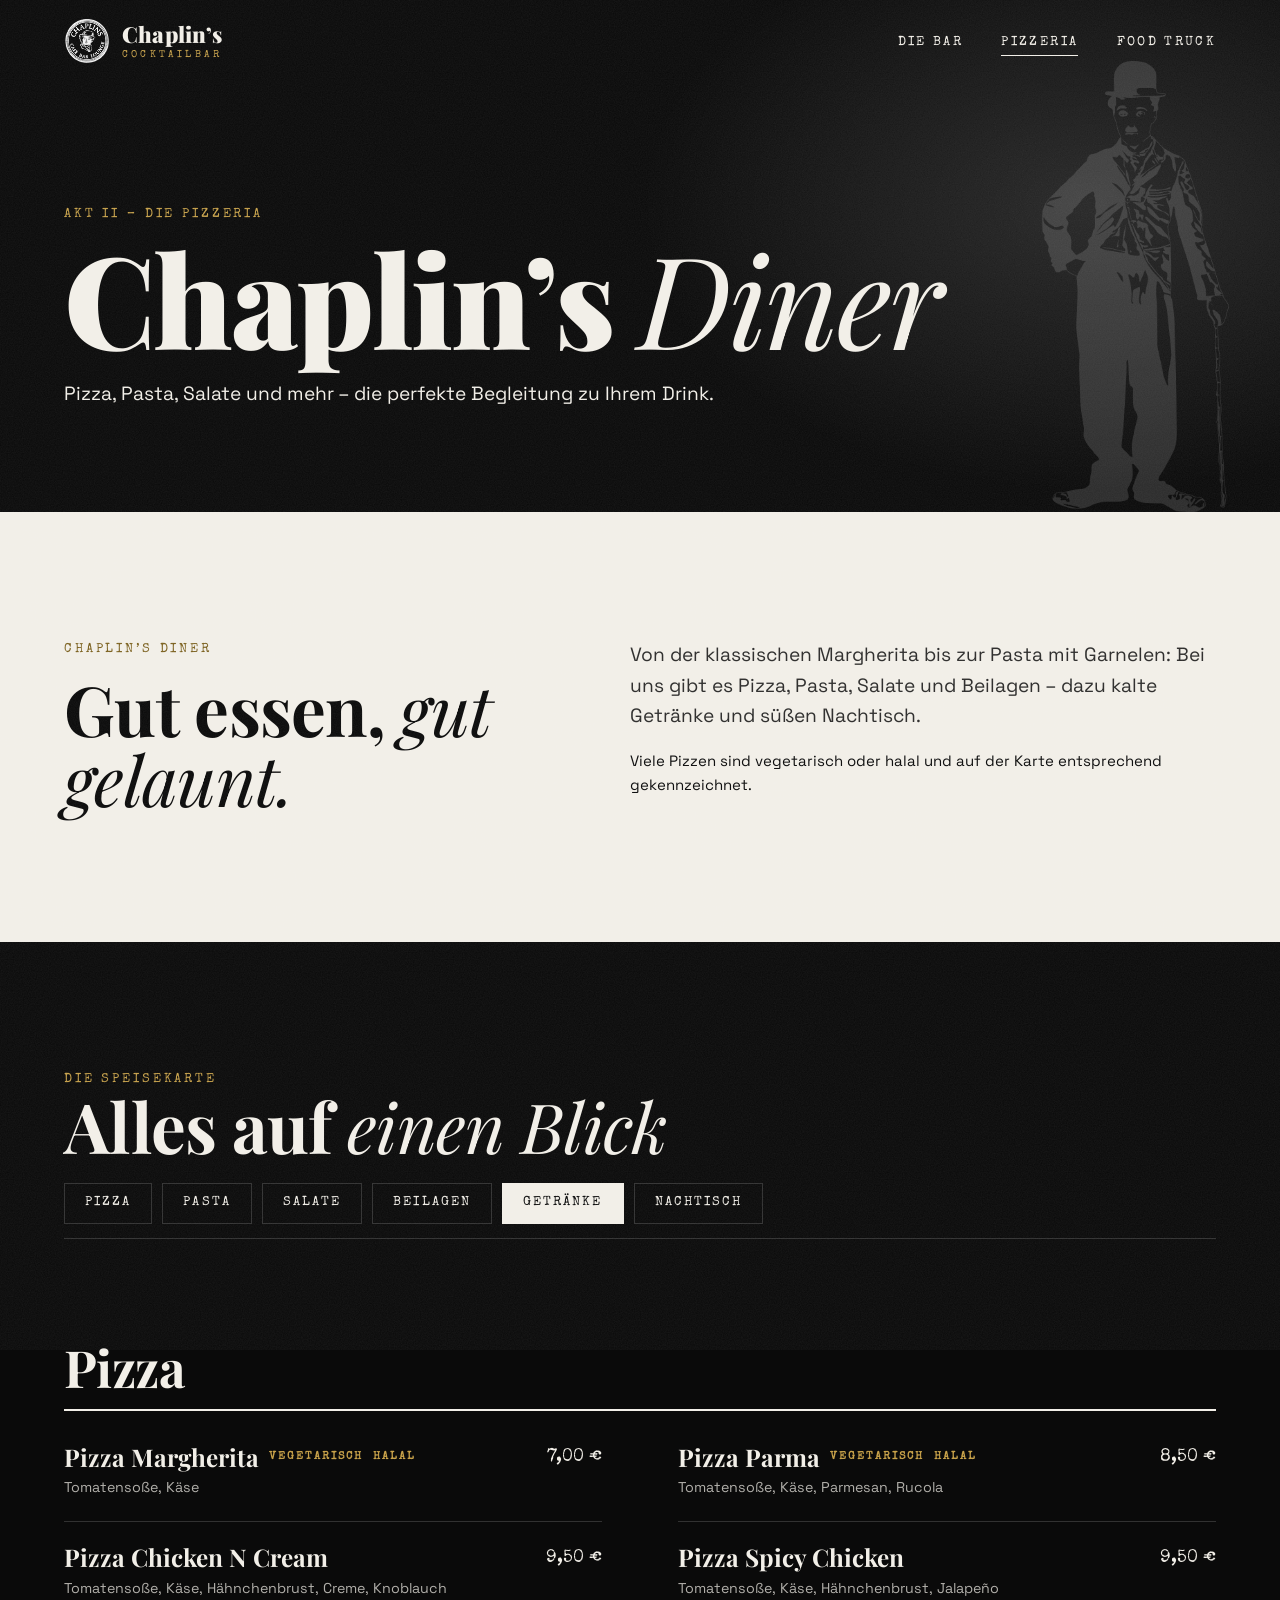
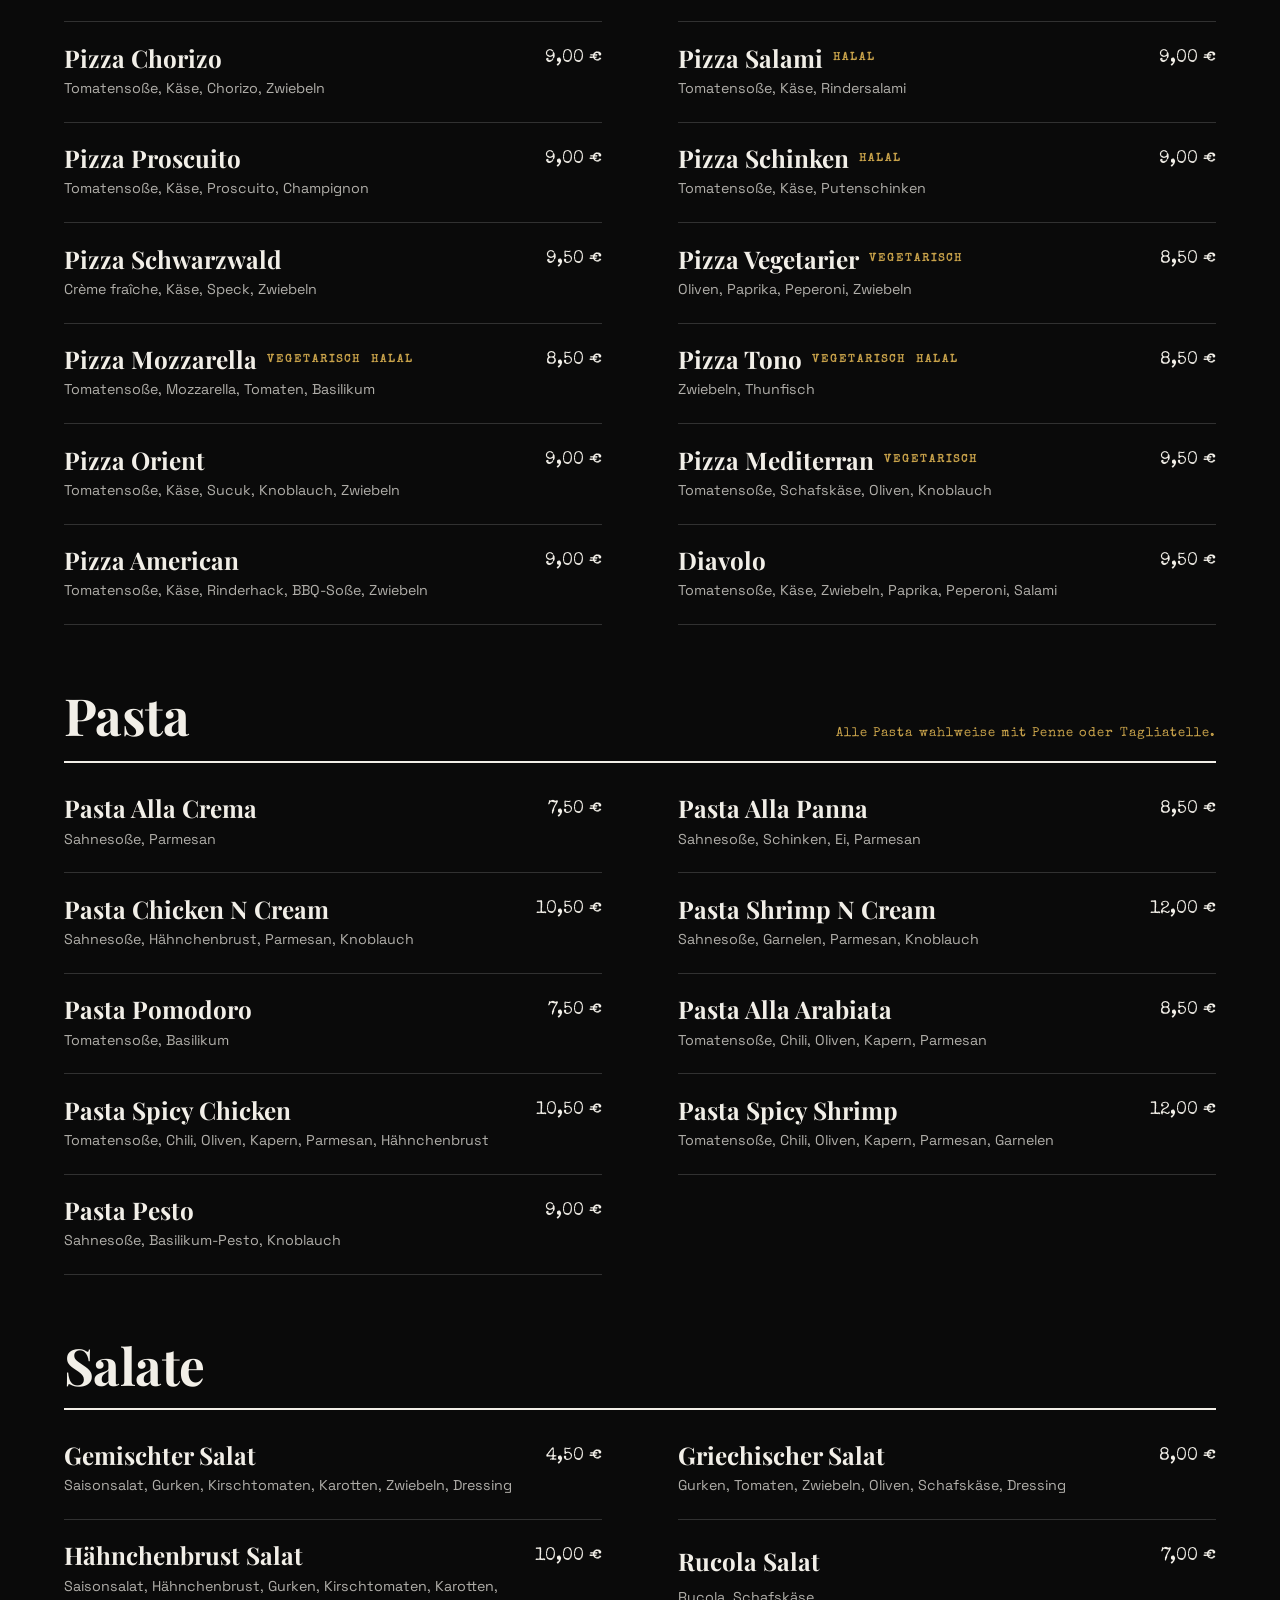
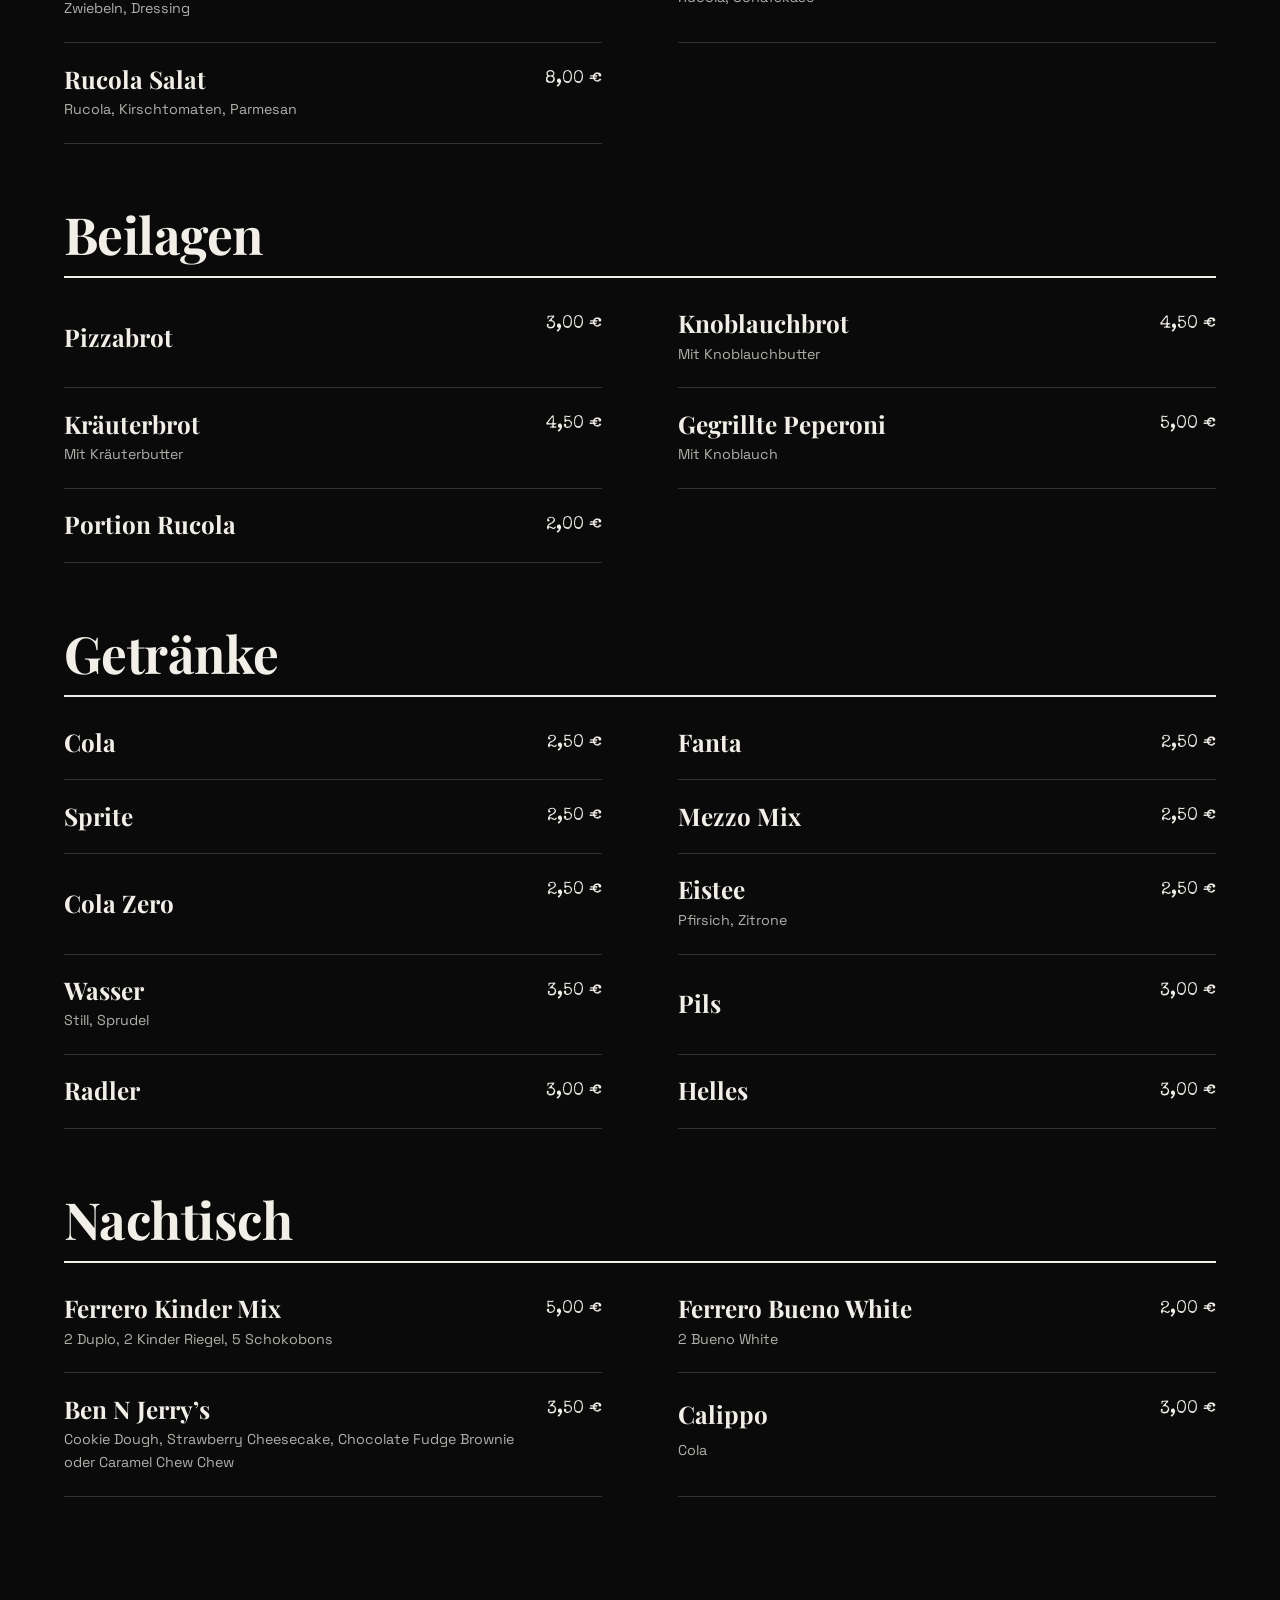
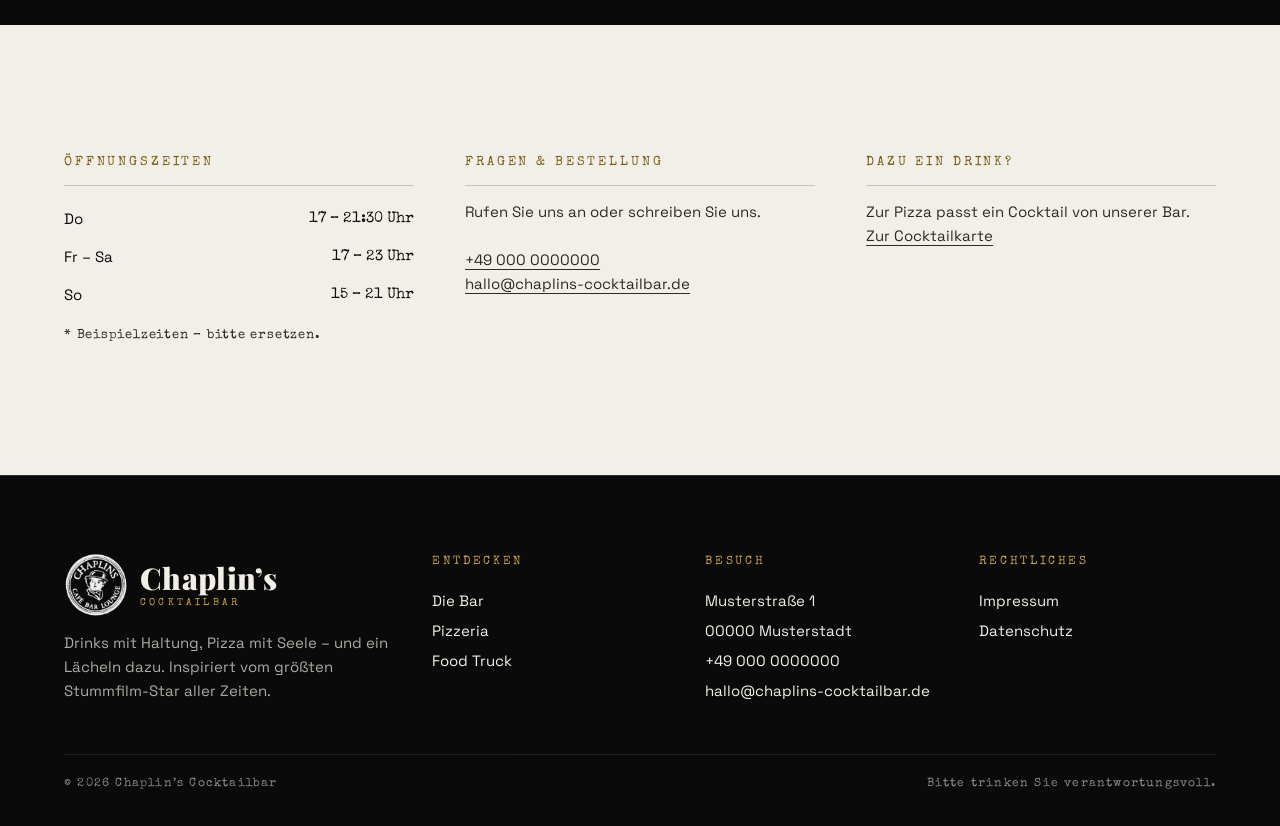
<file: pizzeria.html>
<!DOCTYPE html>
<html lang="de">
<head>
<meta charset="UTF-8">
<meta name="viewport" content="width=device-width, initial-scale=1">
<title>Pizzeria & Diner – Chaplin's Cocktailbar</title>
<meta name="description" content="Chaplin's Diner: Pizza, Pasta, Salate, Beilagen, Getränke und Nachtisch – die komplette Speisekarte.">
<meta name="theme-color" content="#0a0a0a">
<script>document.documentElement.classList.add('js');</script>
<link rel="icon" type="image/png" href="assets/favicon.png">
<link rel="apple-touch-icon" href="assets/favicon.png">
<link rel="preload" href="assets/fonts/playfair-display-latin-900-normal.woff2" as="font" type="font/woff2" crossorigin>
<link rel="stylesheet" href="assets/style.css">
</head>
<body>
<a class="skip" href="#main" style="position:absolute;left:-999px">Zum Inhalt</a>
<nav class="nav" aria-label="Hauptnavigation">
  <a class="logo" href="index.html" aria-label="Chaplin's Cocktailbar – Startseite"><img src="assets/logo.png" alt="" width="48" height="48"><span>Chaplin&rsquo;s<small>Cocktailbar</small></span></a>
  <button class="burger" aria-label="Menü" aria-expanded="false"><i></i><i></i><i></i></button>
  <ul>
    <li><a href="bar.html">Die Bar</a></li>
    <li><a href="pizzeria.html" aria-current="page">Pizzeria</a></li>
    <li><a href="foodtruck.html">Food Truck</a></li>
  </ul>
</nav>
<main id="main">
<header class="page-hero">
  <div class="wrap">
    <p class="label" data-reveal>Akt II &ndash; Die Pizzeria</p>
    <h1 class="h-xl" data-reveal>Chaplin&rsquo;s <em>Diner</em></h1>
    <p class="lead" data-reveal>Pizza, Pasta, Salate und mehr &ndash; die perfekte Begleitung zu Ihrem Drink.</p>
  </div>
  <img class="ghost" src="assets/chaplin-white.png" alt="" aria-hidden="true">
</header>

<section class="section light">
  <div class="wrap split">
    <div>
      <p class="label" data-reveal>Chaplin&rsquo;s Diner</p>
      <h2 class="h-lg" data-reveal>Gut essen, <em>gut gelaunt.</em></h2>
    </div>
    <div data-reveal>
      <p class="lead">Von der klassischen Margherita bis zur Pasta mit Garnelen: Bei uns gibt es Pizza, Pasta, Salate und Beilagen &ndash; dazu kalte Getränke und süßen Nachtisch.</p>
      <p>Viele Pizzen sind vegetarisch oder halal und auf der Karte entsprechend gekennzeichnet.</p>
    </div>
  </div>
</section>

<section class="section menu-wrap">
  <div class="wrap">
    <p class="label" data-reveal>Die Speisekarte</p>
    <h2 class="h-lg" data-reveal style="margin-bottom:8px">Alles auf <em>einen Blick</em></h2>
    <nav class="chips" aria-label="Kategorien">
      <a href="#pizza">Pizza</a>
      <a href="#pasta">Pasta</a>
      <a href="#salate">Salate</a>
      <a href="#beilagen">Beilagen</a>
      <a href="#getraenke">Getränke</a>
      <a href="#nachtisch">Nachtisch</a>
    </nav>
    <section class="menu-cat" id="pizza" data-reveal>
      <div class="cat-head"><h3 class="h-lg">Pizza</h3></div>
      <div class="menu">
        <div class="item"><h3>Pizza Margherita<span class="tag">Vegetarisch</span><span class="tag">Halal</span></h3><span class="price">7,00&nbsp;&euro;</span><p>Tomatensoße, Käse</p></div>
        <div class="item"><h3>Pizza Parma<span class="tag">Vegetarisch</span><span class="tag">Halal</span></h3><span class="price">8,50&nbsp;&euro;</span><p>Tomatensoße, Käse, Parmesan, Rucola</p></div>
        <div class="item"><h3>Pizza Chicken N Cream</h3><span class="price">9,50&nbsp;&euro;</span><p>Tomatensoße, Käse, Hähnchenbrust, Creme, Knoblauch</p></div>
        <div class="item"><h3>Pizza Spicy Chicken</h3><span class="price">9,50&nbsp;&euro;</span><p>Tomatensoße, Käse, Hähnchenbrust, Jalapeño</p></div>
        <div class="item"><h3>Pizza Chorizo</h3><span class="price">9,00&nbsp;&euro;</span><p>Tomatensoße, Käse, Chorizo, Zwiebeln</p></div>
        <div class="item"><h3>Pizza Salami<span class="tag">Halal</span></h3><span class="price">9,00&nbsp;&euro;</span><p>Tomatensoße, Käse, Rindersalami</p></div>
        <div class="item"><h3>Pizza Proscuito</h3><span class="price">9,00&nbsp;&euro;</span><p>Tomatensoße, Käse, Proscuito, Champignon</p></div>
        <div class="item"><h3>Pizza Schinken<span class="tag">Halal</span></h3><span class="price">9,00&nbsp;&euro;</span><p>Tomatensoße, Käse, Putenschinken</p></div>
        <div class="item"><h3>Pizza Schwarzwald</h3><span class="price">9,50&nbsp;&euro;</span><p>Crème fraîche, Käse, Speck, Zwiebeln</p></div>
        <div class="item"><h3>Pizza Vegetarier<span class="tag">Vegetarisch</span></h3><span class="price">8,50&nbsp;&euro;</span><p>Oliven, Paprika, Peperoni, Zwiebeln</p></div>
        <div class="item"><h3>Pizza Mozzarella<span class="tag">Vegetarisch</span><span class="tag">Halal</span></h3><span class="price">8,50&nbsp;&euro;</span><p>Tomatensoße, Mozzarella, Tomaten, Basilikum</p></div>
        <div class="item"><h3>Pizza Tono<span class="tag">Vegetarisch</span><span class="tag">Halal</span></h3><span class="price">8,50&nbsp;&euro;</span><p>Zwiebeln, Thunfisch</p></div>
        <div class="item"><h3>Pizza Orient</h3><span class="price">9,00&nbsp;&euro;</span><p>Tomatensoße, Käse, Sucuk, Knoblauch, Zwiebeln</p></div>
        <div class="item"><h3>Pizza Mediterran<span class="tag">Vegetarisch</span></h3><span class="price">9,50&nbsp;&euro;</span><p>Tomatensoße, Schafskäse, Oliven, Knoblauch</p></div>
        <div class="item"><h3>Pizza American</h3><span class="price">9,00&nbsp;&euro;</span><p>Tomatensoße, Käse, Rinderhack, BBQ-Soße, Zwiebeln</p></div>
        <div class="item"><h3>Diavolo</h3><span class="price">9,50&nbsp;&euro;</span><p>Tomatensoße, Käse, Zwiebeln, Paprika, Peperoni, Salami</p></div>
      </div>
    </section>
    <section class="menu-cat" id="pasta" data-reveal>
      <div class="cat-head"><h3 class="h-lg">Pasta</h3><p class="cat-note">Alle Pasta wahlweise mit Penne oder Tagliatelle.</p></div>
      <div class="menu">
        <div class="item"><h3>Pasta Alla Crema</h3><span class="price">7,50&nbsp;&euro;</span><p>Sahnesoße, Parmesan</p></div>
        <div class="item"><h3>Pasta Alla Panna</h3><span class="price">8,50&nbsp;&euro;</span><p>Sahnesoße, Schinken, Ei, Parmesan</p></div>
        <div class="item"><h3>Pasta Chicken N Cream</h3><span class="price">10,50&nbsp;&euro;</span><p>Sahnesoße, Hähnchenbrust, Parmesan, Knoblauch</p></div>
        <div class="item"><h3>Pasta Shrimp N Cream</h3><span class="price">12,00&nbsp;&euro;</span><p>Sahnesoße, Garnelen, Parmesan, Knoblauch</p></div>
        <div class="item"><h3>Pasta Pomodoro</h3><span class="price">7,50&nbsp;&euro;</span><p>Tomatensoße, Basilikum</p></div>
        <div class="item"><h3>Pasta Alla Arabiata</h3><span class="price">8,50&nbsp;&euro;</span><p>Tomatensoße, Chili, Oliven, Kapern, Parmesan</p></div>
        <div class="item"><h3>Pasta Spicy Chicken</h3><span class="price">10,50&nbsp;&euro;</span><p>Tomatensoße, Chili, Oliven, Kapern, Parmesan, Hähnchenbrust</p></div>
        <div class="item"><h3>Pasta Spicy Shrimp</h3><span class="price">12,00&nbsp;&euro;</span><p>Tomatensoße, Chili, Oliven, Kapern, Parmesan, Garnelen</p></div>
        <div class="item"><h3>Pasta Pesto</h3><span class="price">9,00&nbsp;&euro;</span><p>Sahnesoße, Basilikum-Pesto, Knoblauch</p></div>
      </div>
    </section>
    <section class="menu-cat" id="salate" data-reveal>
      <div class="cat-head"><h3 class="h-lg">Salate</h3></div>
      <div class="menu">
        <div class="item"><h3>Gemischter Salat</h3><span class="price">4,50&nbsp;&euro;</span><p>Saisonsalat, Gurken, Kirschtomaten, Karotten, Zwiebeln, Dressing</p></div>
        <div class="item"><h3>Griechischer Salat</h3><span class="price">8,00&nbsp;&euro;</span><p>Gurken, Tomaten, Zwiebeln, Oliven, Schafskäse, Dressing</p></div>
        <div class="item"><h3>Hähnchenbrust Salat</h3><span class="price">10,00&nbsp;&euro;</span><p>Saisonsalat, Hähnchenbrust, Gurken, Kirschtomaten, Karotten, Zwiebeln, Dressing</p></div>
        <div class="item"><h3>Rucola Salat</h3><span class="price">7,00&nbsp;&euro;</span><p>Rucola, Schafskäse</p></div>
        <div class="item"><h3>Rucola Salat</h3><span class="price">8,00&nbsp;&euro;</span><p>Rucola, Kirschtomaten, Parmesan</p></div>
      </div>
    </section>
    <section class="menu-cat" id="beilagen" data-reveal>
      <div class="cat-head"><h3 class="h-lg">Beilagen</h3></div>
      <div class="menu">
        <div class="item"><h3>Pizzabrot</h3><span class="price">3,00&nbsp;&euro;</span></div>
        <div class="item"><h3>Knoblauchbrot</h3><span class="price">4,50&nbsp;&euro;</span><p>Mit Knoblauchbutter</p></div>
        <div class="item"><h3>Kräuterbrot</h3><span class="price">4,50&nbsp;&euro;</span><p>Mit Kräuterbutter</p></div>
        <div class="item"><h3>Gegrillte Peperoni</h3><span class="price">5,00&nbsp;&euro;</span><p>Mit Knoblauch</p></div>
        <div class="item"><h3>Portion Rucola</h3><span class="price">2,00&nbsp;&euro;</span></div>
      </div>
    </section>
    <section class="menu-cat" id="getraenke" data-reveal>
      <div class="cat-head"><h3 class="h-lg">Getränke</h3></div>
      <div class="menu">
        <div class="item"><h3>Cola</h3><span class="price">2,50&nbsp;&euro;</span></div>
        <div class="item"><h3>Fanta</h3><span class="price">2,50&nbsp;&euro;</span></div>
        <div class="item"><h3>Sprite</h3><span class="price">2,50&nbsp;&euro;</span></div>
        <div class="item"><h3>Mezzo Mix</h3><span class="price">2,50&nbsp;&euro;</span></div>
        <div class="item"><h3>Cola Zero</h3><span class="price">2,50&nbsp;&euro;</span></div>
        <div class="item"><h3>Eistee</h3><span class="price">2,50&nbsp;&euro;</span><p>Pfirsich, Zitrone</p></div>
        <div class="item"><h3>Wasser</h3><span class="price">3,50&nbsp;&euro;</span><p>Still, Sprudel</p></div>
        <div class="item"><h3>Pils</h3><span class="price">3,00&nbsp;&euro;</span></div>
        <div class="item"><h3>Radler</h3><span class="price">3,00&nbsp;&euro;</span></div>
        <div class="item"><h3>Helles</h3><span class="price">3,00&nbsp;&euro;</span></div>
      </div>
    </section>
    <section class="menu-cat" id="nachtisch" data-reveal>
      <div class="cat-head"><h3 class="h-lg">Nachtisch</h3></div>
      <div class="menu">
        <div class="item"><h3>Ferrero Kinder Mix</h3><span class="price">5,00&nbsp;&euro;</span><p>2 Duplo, 2 Kinder Riegel, 5 Schokobons</p></div>
        <div class="item"><h3>Ferrero Bueno White</h3><span class="price">2,00&nbsp;&euro;</span><p>2 Bueno White</p></div>
        <div class="item"><h3>Ben N Jerry&rsquo;s</h3><span class="price">3,50&nbsp;&euro;</span><p>Cookie Dough, Strawberry Cheesecake, Chocolate Fudge Brownie oder Caramel Chew Chew</p></div>
        <div class="item"><h3>Calippo</h3><span class="price">3,00&nbsp;&euro;</span><p>Cola</p></div>
      </div>
    </section>
  </div>
</section>

<section class="section light">
  <div class="wrap">
    <div class="info-grid">
      <div data-reveal>
        <h3>Öffnungszeiten</h3>
        <ul>
          <li><span>Do</span><span>17 &ndash; 21:30 Uhr</span></li>
          <li><span>Fr &ndash; Sa</span><span>17 &ndash; 23 Uhr</span></li>
          <li><span>So</span><span>15 &ndash; 21 Uhr</span></li>
        </ul>
        <p class="hint" style="margin-top:12px">* Beispielzeiten &ndash; bitte ersetzen.</p>
      </div>
      <div data-reveal>
        <h3>Fragen &amp; Bestellung</h3>
        <p>Rufen Sie uns an oder schreiben Sie uns.<br><br><a href="tel:+490000000000" style="text-decoration:underline;text-underline-offset:4px">+49 000 0000000</a><br><a href="mailto:hallo@chaplins-cocktailbar.de" style="text-decoration:underline;text-underline-offset:4px">hallo@chaplins-cocktailbar.de</a></p>
      </div>
      <div data-reveal>
        <h3>Dazu ein Drink?</h3>
        <p>Zur Pizza passt ein Cocktail von unserer Bar. <a href="bar.html" style="text-decoration:underline;text-underline-offset:4px">Zur Cocktailkarte</a></p>
      </div>
    </div>
  </div>
</section>
</main>
<footer>
  <div class="foot">
    <div>
      <a class="logo" href="index.html"><img src="assets/logo.png" alt="" width="64" height="64"><span>Chaplin&rsquo;s<small>Cocktailbar</small></span></a>
      <p>Drinks mit Haltung, Pizza mit Seele &ndash; und ein Lächeln dazu. Inspiriert vom größten Stummfilm-Star aller Zeiten.</p>
    </div>
    <div>
      <h4>Entdecken</h4>
      <ul>
        <li><a href="bar.html">Die Bar</a></li>
        <li><a href="pizzeria.html">Pizzeria</a></li>
        <li><a href="foodtruck.html">Food Truck</a></li>
      </ul>
    </div>
    <div>
      <h4>Besuch</h4>
      <ul>
        <li>Musterstraße 1</li>
        <li>00000 Musterstadt</li>
        <li><a href="tel:+490000000000">+49 000 0000000</a></li>
        <li><a href="mailto:hallo@chaplins-cocktailbar.de">hallo@chaplins-cocktailbar.de</a></li>
      </ul>
    </div>
    <div>
      <h4>Rechtliches</h4>
      <ul>
        <li><a href="impressum.html">Impressum</a></li>
        <li><a href="datenschutz.html">Datenschutz</a></li>
      </ul>
    </div>
  </div>
  <div class="copy-row"><span>&copy; 2026 Chaplin&rsquo;s Cocktailbar</span><span>Bitte trinken Sie verantwortungsvoll.</span></div>
</footer>
<script src="assets/main.js"></script>
</body>
</html>
</file>
<file: assets/style.css>
/* Lokal eingebundene Schriften (DSGVO): Playfair Display, Special Elite, Space Grotesk */
@font-face{font-family:'Playfair Display';font-style:normal;font-weight:400;font-display:swap;src:url('fonts/playfair-display-latin-400-normal.woff2') format('woff2')}
@font-face{font-family:'Playfair Display';font-style:italic;font-weight:400;font-display:swap;src:url('fonts/playfair-display-latin-400-italic.woff2') format('woff2')}
@font-face{font-family:'Playfair Display';font-style:normal;font-weight:700;font-display:swap;src:url('fonts/playfair-display-latin-700-normal.woff2') format('woff2')}
@font-face{font-family:'Playfair Display';font-style:normal;font-weight:900;font-display:swap;src:url('fonts/playfair-display-latin-900-normal.woff2') format('woff2')}
@font-face{font-family:'Special Elite';font-style:normal;font-weight:400;font-display:swap;src:url('fonts/special-elite-latin-400-normal.woff2') format('woff2')}
@font-face{font-family:'Space Grotesk';font-style:normal;font-weight:400;font-display:swap;src:url('fonts/space-grotesk-latin-400-normal.woff2') format('woff2')}
@font-face{font-family:'Space Grotesk';font-style:normal;font-weight:500;font-display:swap;src:url('fonts/space-grotesk-latin-500-normal.woff2') format('woff2')}
@font-face{font-family:'Space Grotesk';font-style:normal;font-weight:700;font-display:swap;src:url('fonts/space-grotesk-latin-700-normal.woff2') format('woff2')}

:root{
  --ink:#0a0a0a;
  --ink-2:#141414;
  --paper:#f2efe8;
  --paper-2:#e6e2d8;
  --muted:#8a8780;
  --line-d:rgba(255,255,255,.16);
  --line-l:rgba(0,0,0,.18);
  --brass:#c8a24a;
  --pad:clamp(20px,5vw,72px);
  --serif:'Playfair Display',Georgia,'Times New Roman',serif;
  --type:'Special Elite','Courier New',monospace;
  --sans:'Space Grotesk',system-ui,sans-serif;
}
*{box-sizing:border-box;margin:0;padding:0}
html{background:var(--ink);scroll-behavior:smooth}
body{background:var(--ink);color:var(--paper);font-family:var(--sans);font-size:clamp(15px,1.1vw,18px);line-height:1.6;-webkit-font-smoothing:antialiased;overflow-x:hidden}
img{display:block;max-width:100%}
a{color:inherit;text-decoration:none}
button{font:inherit;color:inherit;background:none;border:0;cursor:pointer}
::selection{background:var(--paper);color:var(--ink)}
:focus-visible{outline:2px solid var(--brass);outline-offset:3px}

/* Filmkorn über der ganzen Seite */
body::after{content:"";position:fixed;inset:-50%;width:200%;height:200%;pointer-events:none;z-index:200;opacity:.07;
  background-image:url("data:image/svg+xml;utf8,<svg xmlns='http://www.w3.org/2000/svg' width='220' height='220'><filter id='n'><feTurbulence type='fractalNoise' baseFrequency='.85' numOctaves='2' stitchTiles='stitch'/><feColorMatrix values='0 0 0 0 1  0 0 0 0 1  0 0 0 0 1  0 0 0 .9 0'/></filter><rect width='100%' height='100%' filter='url(%23n)'/></svg>");
  animation:grain 1.2s steps(6) infinite}
@keyframes grain{0%{transform:translate(0,0)}20%{transform:translate(-3%,2%)}40%{transform:translate(2%,-3%)}60%{transform:translate(-2%,-1%)}80%{transform:translate(3%,3%)}100%{transform:translate(0,0)}}

/* ---------- gemeinsame Bausteine ---------- */
.label{font-family:var(--type);font-size:13px;letter-spacing:.22em;text-transform:uppercase;color:var(--brass)}
.h-xl{font-family:var(--serif);font-weight:900;line-height:.9;letter-spacing:-.02em;font-size:clamp(52px,11vw,176px)}
.h-lg{font-family:var(--serif);font-weight:700;line-height:1.02;letter-spacing:-.01em;font-size:clamp(34px,5.4vw,84px)}
.h-md{font-family:var(--serif);font-weight:700;font-size:clamp(22px,2.2vw,32px);line-height:1.15}
em{font-family:var(--serif);font-style:italic;font-weight:400}
.section{padding:clamp(72px,10vw,160px) var(--pad);position:relative}
.wrap{max-width:1400px;margin:0 auto}
.light{background:var(--paper);color:var(--ink)}
.light .label{color:#7a5f1c}
.lead{font-size:clamp(17px,1.5vw,22px);max-width:34em;opacity:.85}

.btn{display:inline-flex;align-items:center;gap:.7em;padding:15px 30px;border:1px solid currentColor;font-family:var(--type);font-size:13px;letter-spacing:.2em;text-transform:uppercase;transition:background .3s,color .3s}
.btn:hover{background:var(--paper);color:var(--ink);border-color:var(--paper)}
.light .btn:hover{background:var(--ink);color:var(--paper);border-color:var(--ink)}
.btn.solid{background:var(--paper);color:var(--ink);border-color:var(--paper)}
.btn.solid:hover{background:transparent;color:var(--paper)}

/* Zwischentitel im Stummfilm-Stil */
.card-title{display:inline-block;border:1px solid currentColor;padding:6px 8px;margin-bottom:28px}
.card-title span{display:block;border:1px solid currentColor;padding:8px 22px;font-family:var(--type);font-size:13px;letter-spacing:.3em;text-transform:uppercase}

/* Filmstreifen-Trenner */
.strip{height:34px;background:var(--ink);position:relative;overflow:hidden}
.strip::before{content:"";position:absolute;inset:8px 0;background:repeating-linear-gradient(90deg,var(--paper) 0 18px,transparent 18px 36px);opacity:.9;border-radius:2px}
.strip.on-light{background:var(--paper)}
.strip.on-light::before{background:repeating-linear-gradient(90deg,var(--ink) 0 18px,transparent 18px 36px)}

/* Reveal */
.js [data-reveal]{opacity:0;transform:translateY(34px);transition:opacity .9s ease,transform .9s cubic-bezier(.2,.7,.2,1)}
.js [data-reveal].in{opacity:1;transform:none}
@media (prefers-reduced-motion:reduce){
  body::after{animation:none}
  .js [data-reveal]{opacity:1;transform:none;transition:none}
  html{scroll-behavior:auto}
}

/* ---------- Navigation ---------- */
.nav{position:fixed;inset:0 0 auto 0;z-index:100;display:flex;justify-content:space-between;align-items:center;padding:18px var(--pad);transition:background .4s,padding .4s}
.nav.solid{background:rgba(10,10,10,.92);backdrop-filter:blur(8px);padding-top:12px;padding-bottom:12px;border-bottom:1px solid var(--line-d)}
.logo{font-family:var(--serif);font-weight:900;font-size:22px;letter-spacing:.01em;line-height:1}
.logo small{display:block;font-family:var(--type);font-weight:400;font-size:10px;letter-spacing:.32em;text-transform:uppercase;color:var(--brass);margin-top:5px}
.nav ul{display:flex;gap:clamp(18px,3vw,44px);list-style:none}
.nav ul a{font-family:var(--type);font-size:13px;letter-spacing:.18em;text-transform:uppercase;padding:6px 0;border-bottom:1px solid transparent;transition:border-color .3s}
.nav ul a:hover,.nav ul a[aria-current="page"]{border-color:var(--paper)}
.burger{display:none;width:44px;height:44px;position:relative}
.burger i{position:absolute;left:10px;right:10px;height:2px;background:var(--paper);transition:transform .3s,opacity .3s}
.burger i:nth-child(1){top:15px}.burger i:nth-child(2){top:21px}.burger i:nth-child(3){top:27px}
.burger[aria-expanded="true"] i:nth-child(1){transform:translateY(6px) rotate(45deg)}
.burger[aria-expanded="true"] i:nth-child(2){opacity:0}
.burger[aria-expanded="true"] i:nth-child(3){transform:translateY(-6px) rotate(-45deg)}
@media (max-width:760px){
  .burger{display:block}
  .nav ul{position:fixed;inset:0;background:var(--ink);flex-direction:column;justify-content:center;align-items:center;gap:30px;opacity:0;pointer-events:none;transition:opacity .35s;z-index:-1}
  .nav ul a{font-size:20px}
  .nav.open ul{opacity:1;pointer-events:auto}
  .nav.open{background:var(--ink)}
}

/* ---------- Hero (Startseite) ---------- */
.hero{min-height:100svh;display:grid;grid-template-columns:1.15fr .85fr;align-items:end;gap:20px;padding:120px var(--pad) 0;position:relative;overflow:hidden;
  background:radial-gradient(60% 70% at 72% 55%,rgba(255,255,255,.17),transparent 70%),var(--ink)}
.hero .copy{padding-bottom:clamp(48px,8vw,110px);position:relative;z-index:2}
.hero .h-xl{margin:18px 0 26px}
.hero .h-xl em{display:block;font-size:.34em;font-weight:400;letter-spacing:.01em;margin-top:.25em;color:var(--paper-2)}
.hero .actions{display:flex;flex-wrap:wrap;gap:14px;margin-top:34px}
.hero figure{align-self:end;justify-self:center;height:min(88svh,980px);aspect-ratio:1/2;position:relative}
.hero figure img{height:100%;width:100%;object-fit:contain;object-position:bottom;filter:drop-shadow(0 0 60px rgba(255,255,255,.08))}
.hero figure::after{content:"";position:absolute;left:8%;right:8%;bottom:-2%;height:5%;background:radial-gradient(closest-side,rgba(255,255,255,.22),transparent);}
@media (max-width:860px){
  .hero{grid-template-columns:1fr;padding-top:100px;text-align:left}
  .hero figure{height:min(62svh,560px);justify-self:center;margin-top:32px}
  .hero .copy{padding-bottom:0}
}

/* Intro-Marquee */
.marquee{overflow:hidden;border-block:1px solid var(--line-d);background:var(--ink)}
.marquee div{display:flex;width:max-content;animation:slide 40s linear infinite;padding:16px 0}
.marquee span{font-family:var(--serif);font-style:italic;font-size:clamp(20px,2.4vw,34px);padding:0 28px;white-space:nowrap}
.marquee span::after{content:"✦";font-style:normal;font-size:.55em;margin-left:56px;color:var(--brass);vertical-align:middle}
@keyframes slide{to{transform:translateX(-50%)}}
@media (prefers-reduced-motion:reduce){.marquee div{animation:none}}

/* ---------- Drei Türen (Startseite) ---------- */
.doors{display:grid;grid-template-columns:repeat(3,1fr);gap:0;border:1px solid var(--line-l);margin-top:clamp(36px,5vw,72px)}
.door{padding:clamp(28px,3.4vw,56px);display:flex;flex-direction:column;gap:16px;min-height:clamp(320px,34vw,480px);position:relative;transition:background .4s,color .4s;border-right:1px solid var(--line-l)}
.door:last-child{border-right:0}
.door .no{font-family:var(--type);font-size:13px;letter-spacing:.24em;color:#7a5f1c;transition:color .4s}
.door h3{font-family:var(--serif);font-weight:900;font-size:clamp(30px,3.6vw,56px);line-height:1}
.door h3 em{display:block;font-size:.5em;margin-top:.3em;font-weight:400}
.door p{opacity:.8;max-width:26em}
.door .go{margin-top:auto;font-family:var(--type);font-size:13px;letter-spacing:.2em;text-transform:uppercase;display:flex;align-items:center;gap:12px}
.door .go::after{content:"→";font-size:20px;transition:transform .3s}
.door:hover,.door:focus-visible{background:var(--ink);color:var(--paper)}
.door:hover .no,.door:focus-visible .no{color:var(--brass)}
.door:hover .go::after{transform:translateX(8px)}
@media (max-width:900px){
  .doors{grid-template-columns:1fr}
  .door{border-right:0;border-bottom:1px solid var(--line-l);min-height:0}
  .door:last-child{border-bottom:0}
}

/* ---------- Unterseiten-Header ---------- */
.page-hero{padding:clamp(140px,16vw,240px) var(--pad) clamp(56px,8vw,110px);position:relative;overflow:hidden;
  background:radial-gradient(50% 80% at 85% 40%,rgba(255,255,255,.12),transparent 70%),var(--ink)}
.page-hero .h-xl{margin:14px 0 24px;font-size:clamp(46px,10vw,150px)}
.page-hero .ghost{position:absolute;right:calc(var(--pad) * .5);bottom:0;height:min(88%,640px);opacity:.14;pointer-events:none;aspect-ratio:1/2}
@media (max-width:760px){.page-hero .ghost{opacity:.1;right:-8vw}}

/* ---------- Zweispalter ---------- */
.split{display:grid;grid-template-columns:1fr 1.2fr;gap:clamp(32px,6vw,110px);align-items:start}
.split .h-lg{margin-top:12px}
.split p+p{margin-top:1.1em}
@media (max-width:860px){.split{grid-template-columns:1fr}}

/* ---------- Karte / Menü ---------- */
.menu-head{display:flex;justify-content:space-between;align-items:end;gap:20px;flex-wrap:wrap;margin-bottom:clamp(28px,4vw,56px)}
.menu{display:grid;grid-template-columns:repeat(2,1fr);gap:0 clamp(32px,6vw,100px)}
.item{padding:22px 0;border-bottom:1px solid var(--line-d);display:grid;grid-template-columns:1fr auto;gap:4px 24px}
.light .item{border-color:var(--line-l)}
.item h3{font-family:var(--serif);font-weight:700;font-size:clamp(20px,1.9vw,28px);line-height:1.15}
.item .price{font-family:var(--type);font-size:clamp(16px,1.4vw,20px);white-space:nowrap}
.item p{grid-column:1/-1;opacity:.72;font-size:.95em;max-width:34em}
.item .tag{font-family:var(--type);font-size:11px;letter-spacing:.18em;text-transform:uppercase;color:var(--brass);margin-left:10px;vertical-align:middle;white-space:nowrap}
.light .item .tag{color:#7a5f1c}
.hint{margin-top:28px;font-family:var(--type);font-size:13px;letter-spacing:.06em;opacity:.65}
@media (max-width:860px){.menu{grid-template-columns:1fr}}

/* ---------- Infos ---------- */
.info-grid{display:grid;grid-template-columns:repeat(3,1fr);gap:clamp(24px,4vw,60px)}
.info-grid h3{font-family:var(--type);font-weight:400;font-size:13px;letter-spacing:.22em;text-transform:uppercase;color:var(--brass);margin-bottom:14px;padding-bottom:12px;border-bottom:1px solid var(--line-d)}
.light .info-grid h3{color:#7a5f1c;border-color:var(--line-l)}
.info-grid li{list-style:none;display:flex;justify-content:space-between;gap:16px;padding:7px 0}
.info-grid li span:last-child{font-family:var(--type);text-align:right}
.info-grid p{opacity:.85}
@media (max-width:860px){.info-grid{grid-template-columns:1fr}}

/* Schlagwort-Leiste */
.facts{display:grid;grid-template-columns:repeat(4,1fr);border:1px solid var(--line-d);margin-top:clamp(36px,5vw,64px)}
.facts div{padding:clamp(20px,2.6vw,36px);border-right:1px solid var(--line-d)}
.facts div:last-child{border-right:0}
.facts b{display:block;font-family:var(--serif);font-weight:900;font-size:clamp(30px,3.4vw,52px);line-height:1}
.facts span{font-family:var(--type);font-size:12px;letter-spacing:.2em;text-transform:uppercase;opacity:.7}
@media (max-width:760px){
  .facts{grid-template-columns:1fr 1fr}
  .facts div:nth-child(2){border-right:0}
  .facts div:nth-child(-n+2){border-bottom:1px solid var(--line-d)}
}

/* Zitat */
.quote{font-family:var(--serif);font-style:italic;font-size:clamp(26px,4vw,60px);line-height:1.15;max-width:20em}
.quote cite{display:block;margin-top:22px;font-family:var(--type);font-style:normal;font-size:13px;letter-spacing:.22em;text-transform:uppercase;color:var(--brass)}

/* Tourplan */
.tour{border-top:1px solid var(--line-d)}
.tour li{list-style:none;display:grid;grid-template-columns:150px 1fr auto;gap:20px;padding:22px 0;border-bottom:1px solid var(--line-d);align-items:baseline}
.tour .day{font-family:var(--type);letter-spacing:.14em;text-transform:uppercase;font-size:14px;color:var(--brass)}
.tour .where{font-family:var(--serif);font-weight:700;font-size:clamp(20px,2vw,28px)}
.tour .when{font-family:var(--type);opacity:.7}
@media (max-width:640px){.tour li{grid-template-columns:1fr;gap:2px}}

/* CTA */
.cta{text-align:center}
.cta .h-lg{max-width:14em;margin:18px auto 34px}

/* ---------- Footer ---------- */
footer{background:var(--ink);padding:clamp(48px,6vw,90px) var(--pad) 32px;border-top:1px solid var(--line-d)}
.foot{display:grid;grid-template-columns:1.4fr 1fr 1fr 1fr;gap:36px}
.foot h4{font-family:var(--type);font-weight:400;font-size:12px;letter-spacing:.22em;text-transform:uppercase;color:var(--brass);margin-bottom:14px}
.foot li{list-style:none;padding:3px 0}
.foot a:hover{text-decoration:underline;text-underline-offset:4px}
.foot .logo{font-size:30px}
.foot p{opacity:.7;margin-top:14px;max-width:22em}
.copy-row{margin-top:48px;padding-top:20px;border-top:1px solid var(--line-d);display:flex;justify-content:space-between;gap:16px;flex-wrap:wrap;font-family:var(--type);font-size:12px;letter-spacing:.1em;opacity:.55}
@media (max-width:860px){.foot{grid-template-columns:1fr 1fr}.foot>div:first-child{grid-column:1/-1}}

/* Rechtstexte */
.legal{max-width:760px;margin:0 auto;padding:clamp(140px,14vw,200px) var(--pad) 100px}
.legal h1{font-family:var(--serif);font-weight:900;font-size:clamp(38px,6vw,72px);margin-bottom:30px}
.legal h2{font-family:var(--serif);margin:34px 0 10px;font-size:24px}
.legal p{opacity:.85}
.legal .note{border:1px dashed var(--brass);padding:14px 18px;font-family:var(--type);font-size:14px;color:var(--brass);margin-bottom:28px}

/* ---------- Logo-Siegel ---------- */
.logo{display:flex;align-items:center;gap:12px}
.logo img{width:46px;height:46px;flex:none}
.foot .logo img{width:64px;height:64px}

/* ---------- Speisekarte (Chaplin's Diner) ---------- */
.chips{position:sticky;top:70px;z-index:50;display:flex;gap:10px;overflow-x:auto;padding:14px 0;margin:0 0 clamp(20px,3vw,40px);background:var(--ink);border-bottom:1px solid var(--line-d);scrollbar-width:none}
.chips::-webkit-scrollbar{display:none}
.chips a{flex:none;padding:9px 20px;border:1px solid var(--line-d);font-family:var(--type);font-size:13px;letter-spacing:.16em;text-transform:uppercase;transition:background .25s,color .25s,border-color .25s}
.chips a:hover,.chips a.on{background:var(--paper);color:var(--ink);border-color:var(--paper)}
.menu-cat{padding-top:clamp(36px,5vw,72px);scroll-margin-top:150px}
.cat-head{display:flex;align-items:baseline;justify-content:space-between;gap:12px 28px;flex-wrap:wrap;margin-bottom:10px;padding-bottom:16px;border-bottom:2px solid var(--paper)}
.cat-head .h-lg{font-size:clamp(30px,4vw,60px)}
.cat-note{font-family:var(--type);font-size:13px;letter-spacing:.08em;color:var(--brass)}
.menu-cat .item .tag+.tag{margin-left:6px}
.item h3{display:flex;flex-wrap:wrap;align-items:center;gap:4px 10px}
.item .tag,.menu-cat .item .tag+.tag{margin-left:0}
</file>
